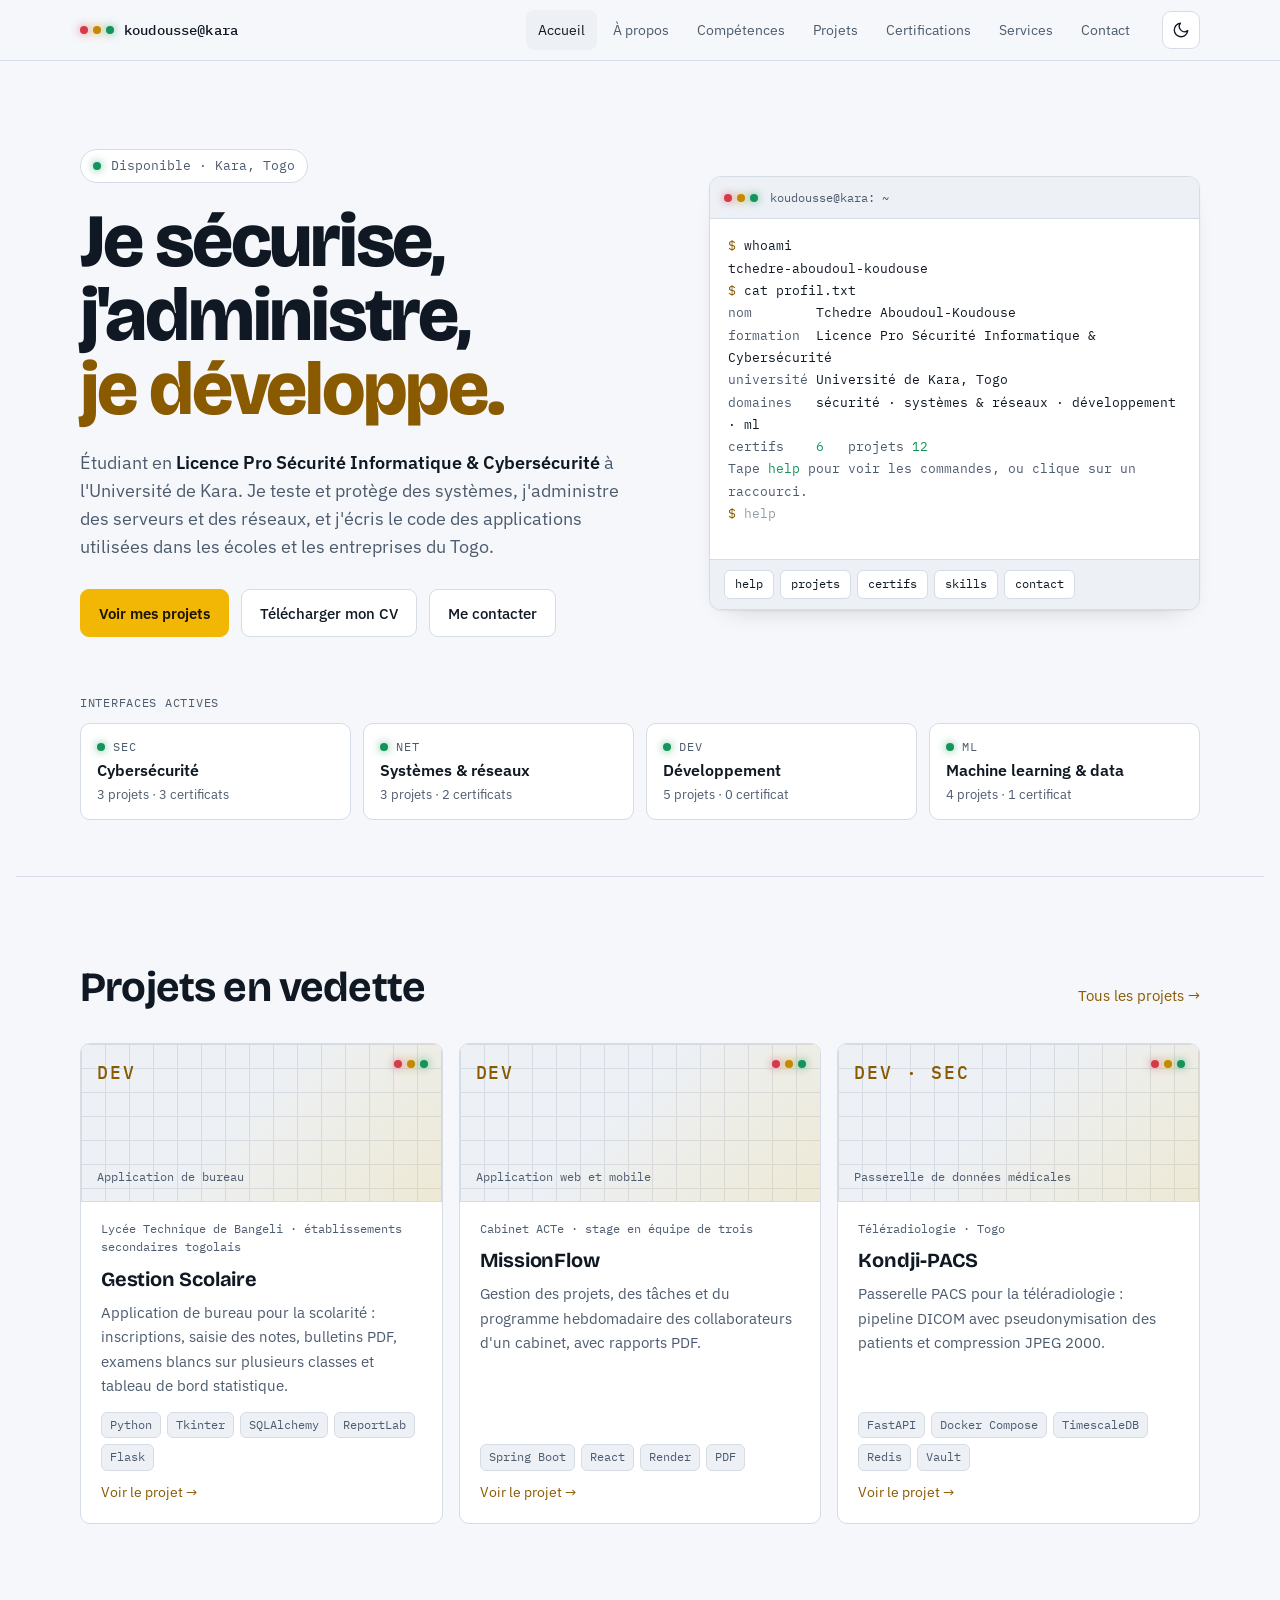
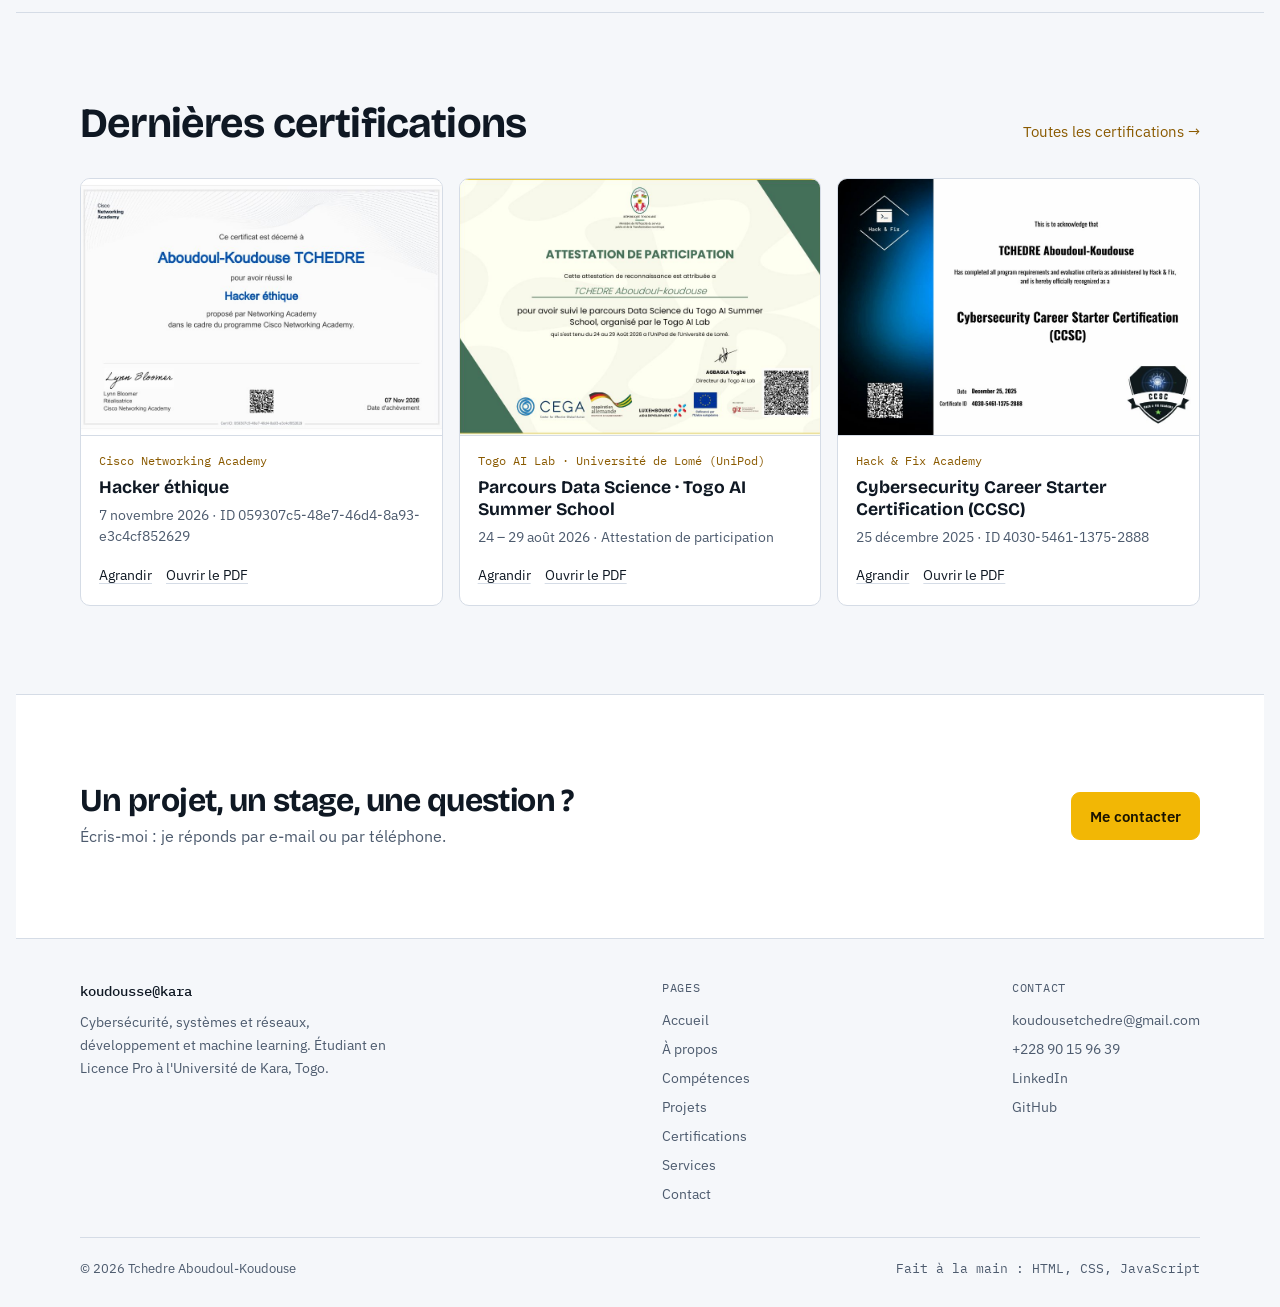
<file: index.html>
<!doctype html>
<html lang="fr">
<head>
<meta charset="utf-8">
<meta name="viewport" content="width=device-width, initial-scale=1, viewport-fit=cover">
<meta name="claude:viewport-fit-sides" content="cover">
<title>Tchedre Aboudoul-Koudouse · Cybersécurité, réseaux, développement</title>
<meta name="description" content="Étudiant en Licence Pro Sécurité Informatique et Cybersécurité à Kara (Togo). Cybersécurité, administration systèmes et réseaux, développement et machine learning.">
<meta property="og:title" content="Tchedre Aboudoul-Koudouse · Cybersécurité, réseaux, développement">
<meta property="og:description" content="Étudiant en Licence Pro Sécurité Informatique et Cybersécurité à Kara (Togo). Cybersécurité, administration systèmes et réseaux, développement et machine learning.">
<meta property="og:type" content="website">
<link rel="preconnect" href="https://fonts.googleapis.com">
<link rel="preconnect" href="https://fonts.gstatic.com" crossorigin>
<link rel="stylesheet" href="https://fonts.googleapis.com/css2?family=Bricolage+Grotesque:opsz,wght@12..96,600;12..96,700;12..96,800&family=IBM+Plex+Mono:wght@400;500&family=IBM+Plex+Sans:wght@400;500;600&display=swap">
<link rel="stylesheet" href="css/style.css">
<script>try{var t=localStorage.getItem("theme");if(t==="light"||t==="dark")document.documentElement.setAttribute("data-theme",t)}catch(e){}</script>
</head>
<body data-page="accueil">
<header id="site-header"></header>
<main>
<div class="hero">
  <div class="wrap">
    <div class="hero-grid">
      <div>
        <span class="status"><span class="led" aria-hidden="true"></span> Disponible · Kara, Togo</span>
        <h1>
          <span class="verb">Je sécurise,</span>
          <span class="verb">j'administre,</span>
          <span class="verb">je développe.</span>
        </h1>
        <p class="lede">Étudiant en <strong>Licence Pro Sécurité Informatique &amp; Cybersécurité</strong> à l'Université de Kara. Je teste et protège des systèmes, j'administre des serveurs et des réseaux, et j'écris le code des applications utilisées dans les écoles et les entreprises du Togo.</p>
        <div class="cta">
          <a class="btn primary" href="projets.html">Voir mes projets</a>
          <a class="btn" id="cv-link" href="#" target="_blank" rel="noopener">Télécharger mon CV</a>
          <a class="btn" href="contact.html">Me contacter</a>
        </div>
      </div>
      <div class="term" aria-label="Terminal interactif">
        <div class="term-bar">
          <span class="leds" aria-hidden="true"><span class="led bad"></span><span class="led warn"></span><span class="led"></span></span>
          <span>koudousse@kara: ~</span>
        </div>
        <div class="term-screen" id="term-screen">
          <div id="term-out" aria-live="polite"></div>
          <form id="term-form" class="term-line" autocomplete="off">
            <label for="term-input" class="p">$</label>
            <input id="term-input" type="text" spellcheck="false" autocomplete="off" autocapitalize="off" autocorrect="off" aria-label="Saisis une commande, par exemple help" placeholder="help">
          </form>
        </div>
        <div class="term-quick" id="term-quick" aria-label="Raccourcis de commandes"></div>
      </div>
    </div>
    <div class="ports">
      <div class="ports-label">Interfaces actives</div>
      <div class="port-row" id="port-row"></div>
    </div>
  </div>
</div>

<section>
  <div class="wrap">
    <div class="sec-head"><h2>Projets en vedette</h2><a class="link-more" href="projets.html">Tous les projets →</a></div>
    <div class="project-grid" id="featured-grid"></div>
  </div>
</section>

<section>
  <div class="wrap">
    <div class="sec-head"><h2>Dernières certifications</h2><a class="link-more" href="certifications.html">Toutes les certifications →</a></div>
    <div class="cert-grid" id="recent-certs"></div>
  </div>
</section>
<section class="cta-band"><div class="wrap cta-in">
  <div><h2>Un projet, un stage, une question ?</h2><p class="muted">Écris-moi : je réponds par e-mail ou par téléphone.</p></div>
  <a class="btn primary" href="contact.html">Me contacter</a>
</div></section>

</main>
<footer id="site-footer" class="site-footer"></footer>
<script src="js/data.js"></script>
<script src="js/common.js"></script>
<script src="js/pages.js"></script>
<script src="js/terminal.js"></script>
</body>
</html>
</file>
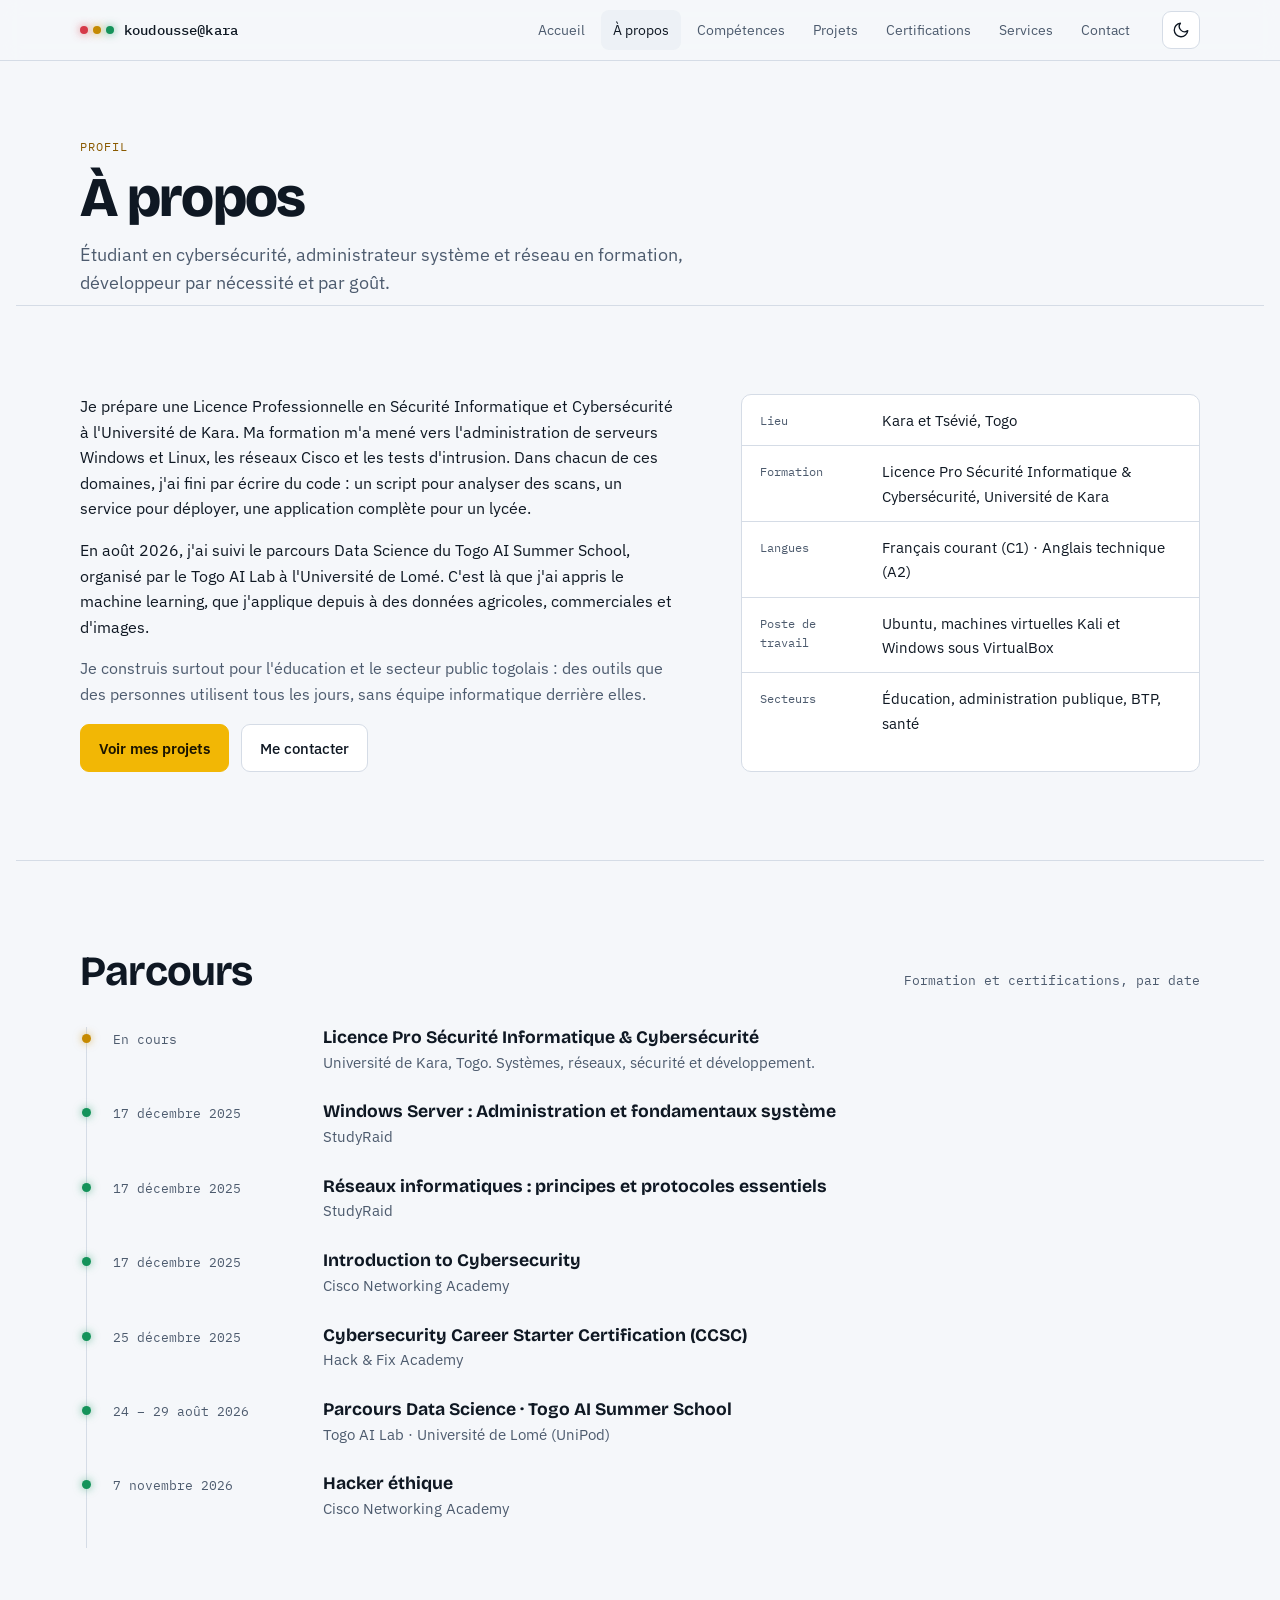
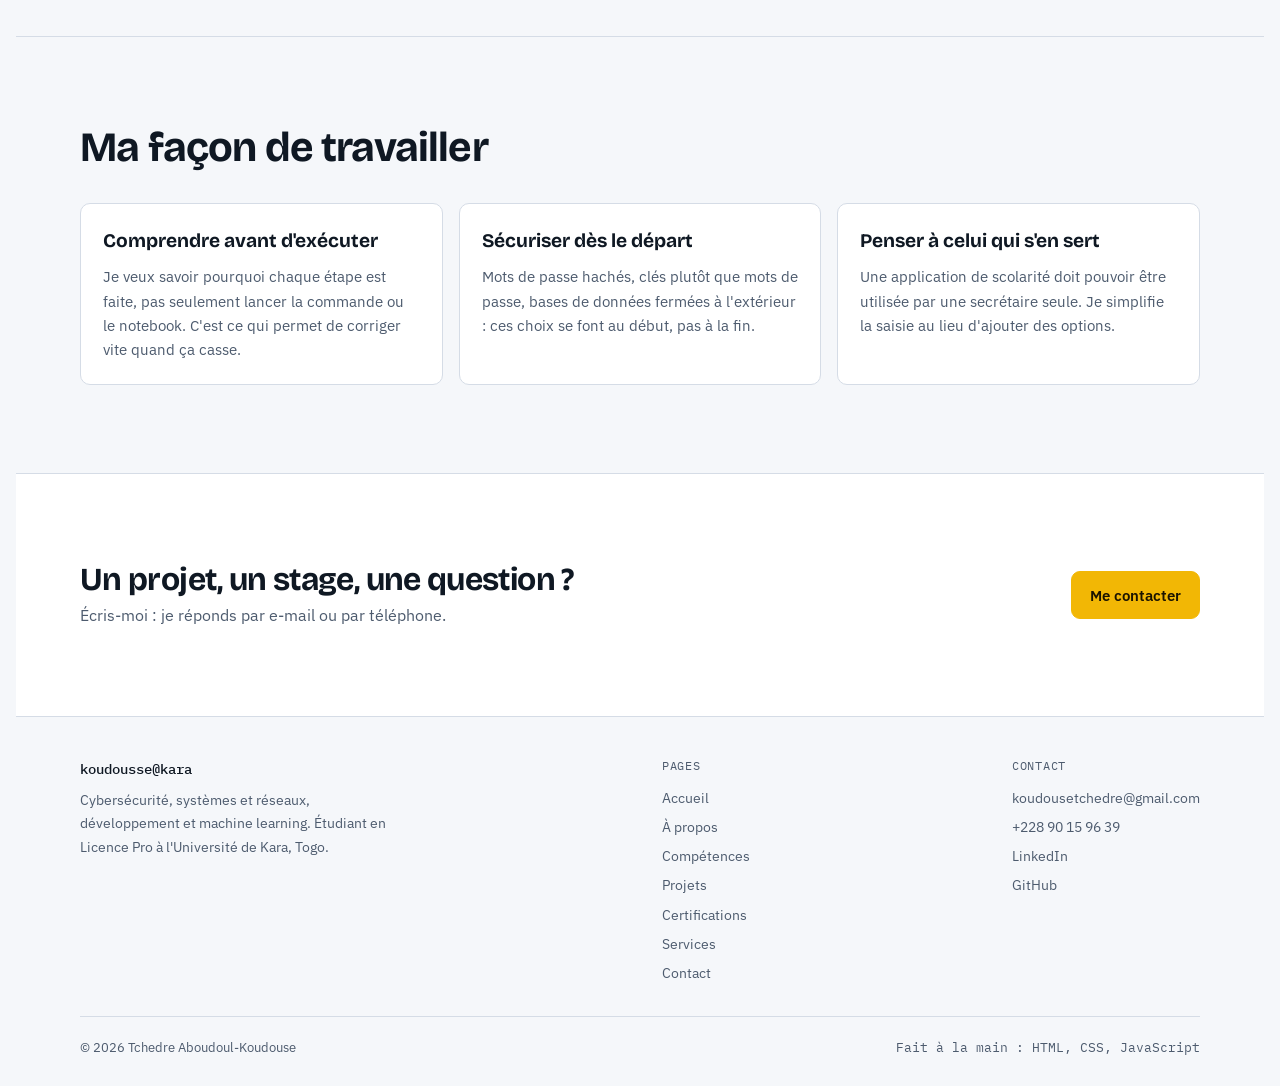
<file: a-propos.html>
<!doctype html>
<html lang="fr">
<head>
<meta charset="utf-8">
<meta name="viewport" content="width=device-width, initial-scale=1, viewport-fit=cover">
<meta name="claude:viewport-fit-sides" content="cover">
<title>À propos · Tchedre Aboudoul-Koudouse</title>
<meta name="description" content="Parcours, formation et façon de travailler de Tchedre Aboudoul-Koudouse, étudiant en cybersécurité à Kara (Togo).">
<meta property="og:title" content="À propos · Tchedre Aboudoul-Koudouse">
<meta property="og:description" content="Parcours, formation et façon de travailler de Tchedre Aboudoul-Koudouse, étudiant en cybersécurité à Kara (Togo).">
<meta property="og:type" content="website">
<link rel="preconnect" href="https://fonts.googleapis.com">
<link rel="preconnect" href="https://fonts.gstatic.com" crossorigin>
<link rel="stylesheet" href="https://fonts.googleapis.com/css2?family=Bricolage+Grotesque:opsz,wght@12..96,600;12..96,700;12..96,800&family=IBM+Plex+Mono:wght@400;500&family=IBM+Plex+Sans:wght@400;500;600&display=swap">
<link rel="stylesheet" href="css/style.css">
<script>try{var t=localStorage.getItem("theme");if(t==="light"||t==="dark")document.documentElement.setAttribute("data-theme",t)}catch(e){}</script>
</head>
<body data-page="a-propos">
<header id="site-header"></header>
<main>
<div class="page-hero-wrap"><div class="wrap"><div class="page-hero">
  <span class="eyebrow">Profil</span>
  <h1>À propos</h1>
  <p class="lede">Étudiant en cybersécurité, administrateur système et réseau en formation, développeur par nécessité et par goût.</p>
</div></div></div>
<section>
  <div class="wrap about-grid">
    <div>
      <p>Je prépare une Licence Professionnelle en Sécurité Informatique et Cybersécurité à l'Université de Kara. Ma formation m'a mené vers l'administration de serveurs Windows et Linux, les réseaux Cisco et les tests d'intrusion. Dans chacun de ces domaines, j'ai fini par écrire du code : un script pour analyser des scans, un service pour déployer, une application complète pour un lycée.</p>
      <p>En août 2026, j'ai suivi le parcours Data Science du Togo AI Summer School, organisé par le Togo AI Lab à l'Université de Lomé. C'est là que j'ai appris le machine learning, que j'applique depuis à des données agricoles, commerciales et d'images.</p>
      <p class="muted">Je construis surtout pour l'éducation et le secteur public togolais : des outils que des personnes utilisent tous les jours, sans équipe informatique derrière elles.</p>
      <div class="cta"><a class="btn primary" href="projets.html">Voir mes projets</a><a class="btn" href="contact.html">Me contacter</a></div>
    </div>
    <dl class="facts">
      <div><dt>Lieu</dt><dd>Kara et Tsévié, Togo</dd></div>
      <div><dt>Formation</dt><dd>Licence Pro Sécurité Informatique &amp; Cybersécurité, Université de Kara</dd></div>
      <div><dt>Langues</dt><dd>Français courant (C1) · Anglais technique (A2)</dd></div>
      <div><dt>Poste de travail</dt><dd>Ubuntu, machines virtuelles Kali et Windows sous VirtualBox</dd></div>
      <div><dt>Secteurs</dt><dd>Éducation, administration publique, BTP, santé</dd></div>
    </dl>
  </div>
</section>

<section>
  <div class="wrap">
    <div class="sec-head"><h2>Parcours</h2><span class="sec-meta">Formation et certifications, par date</span></div>
    <ol class="timeline" id="timeline"></ol>
  </div>
</section>

<section>
  <div class="wrap">
    <div class="sec-head"><h2>Ma façon de travailler</h2></div>
    <div class="principles">
      <article><h3>Comprendre avant d'exécuter</h3><p>Je veux savoir pourquoi chaque étape est faite, pas seulement lancer la commande ou le notebook. C'est ce qui permet de corriger vite quand ça casse.</p></article>
      <article><h3>Sécuriser dès le départ</h3><p>Mots de passe hachés, clés plutôt que mots de passe, bases de données fermées à l'extérieur : ces choix se font au début, pas à la fin.</p></article>
      <article><h3>Penser à celui qui s'en sert</h3><p>Une application de scolarité doit pouvoir être utilisée par une secrétaire seule. Je simplifie la saisie au lieu d'ajouter des options.</p></article>
    </div>
  </div>
</section>
<section class="cta-band"><div class="wrap cta-in">
  <div><h2>Un projet, un stage, une question ?</h2><p class="muted">Écris-moi : je réponds par e-mail ou par téléphone.</p></div>
  <a class="btn primary" href="contact.html">Me contacter</a>
</div></section>

</main>
<footer id="site-footer" class="site-footer"></footer>
<script src="js/data.js"></script>
<script src="js/common.js"></script>
<script src="js/pages.js"></script>
</body>
</html>
</file>
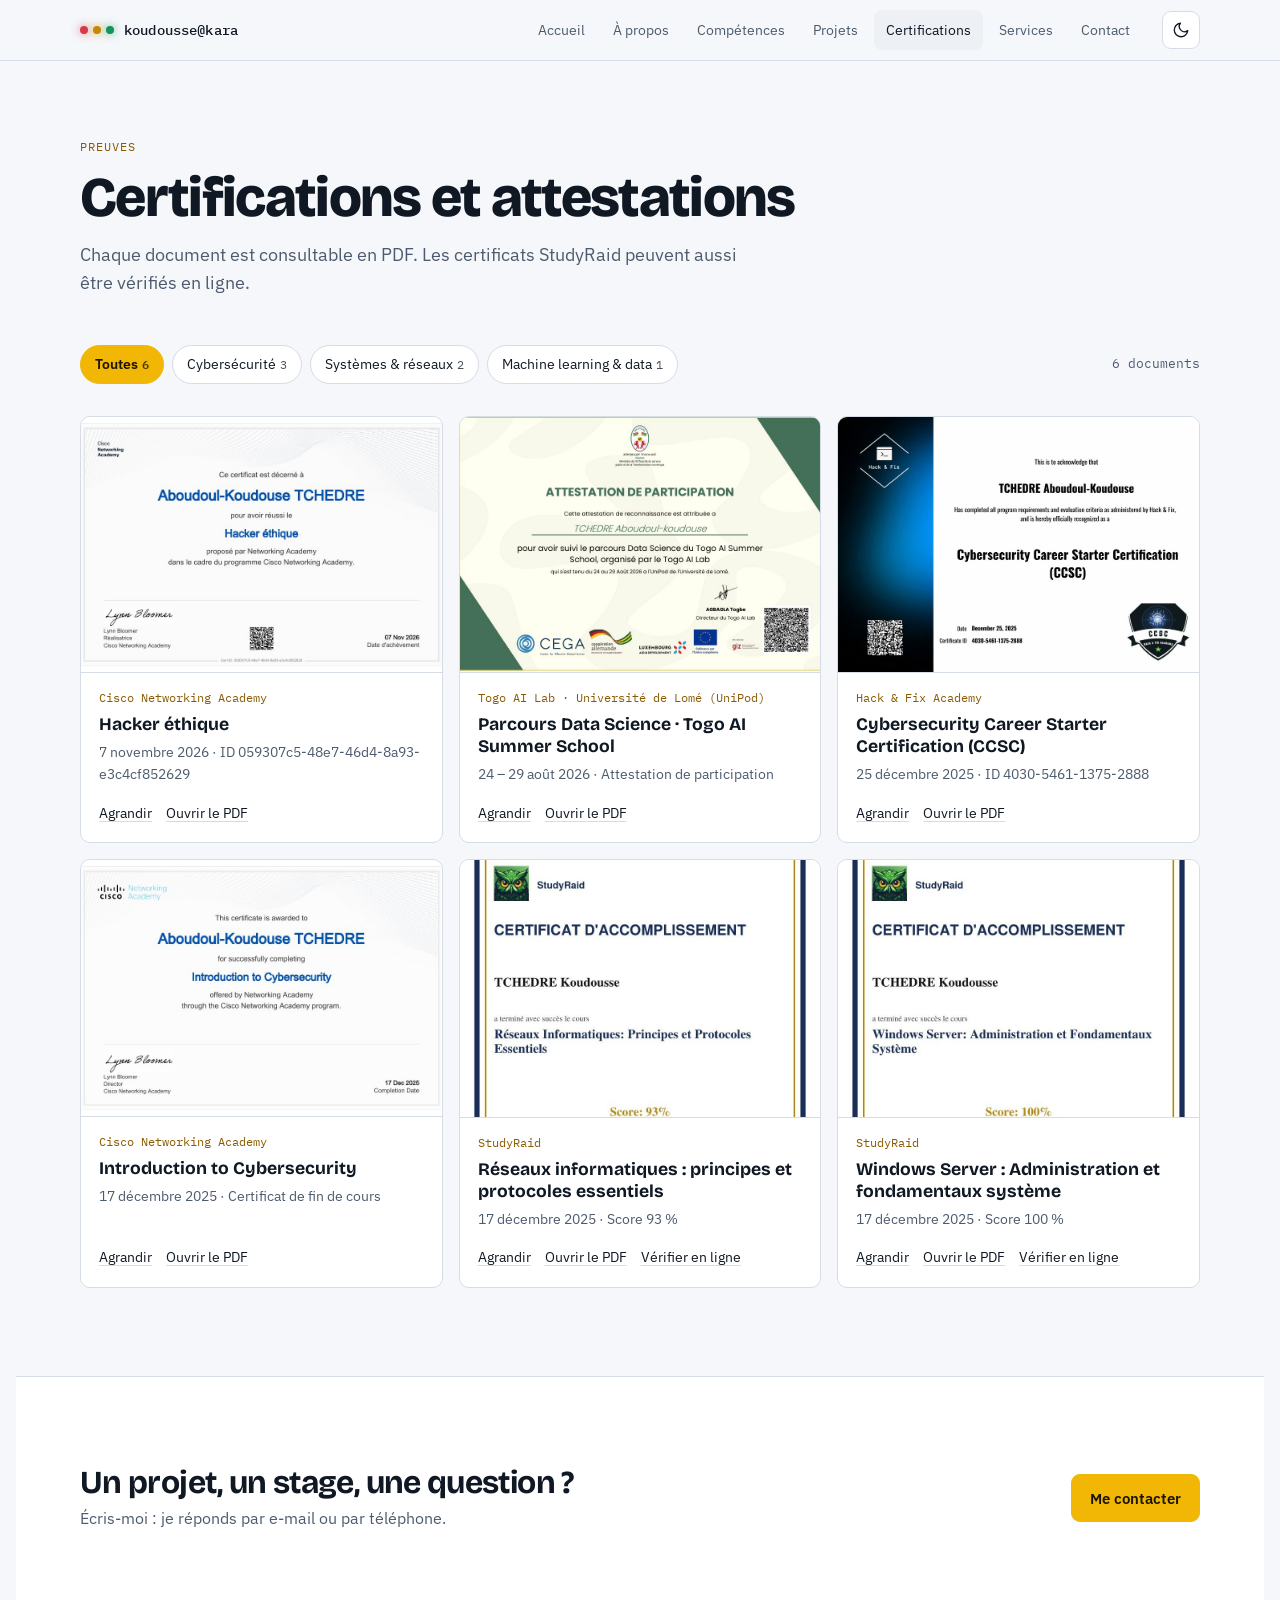
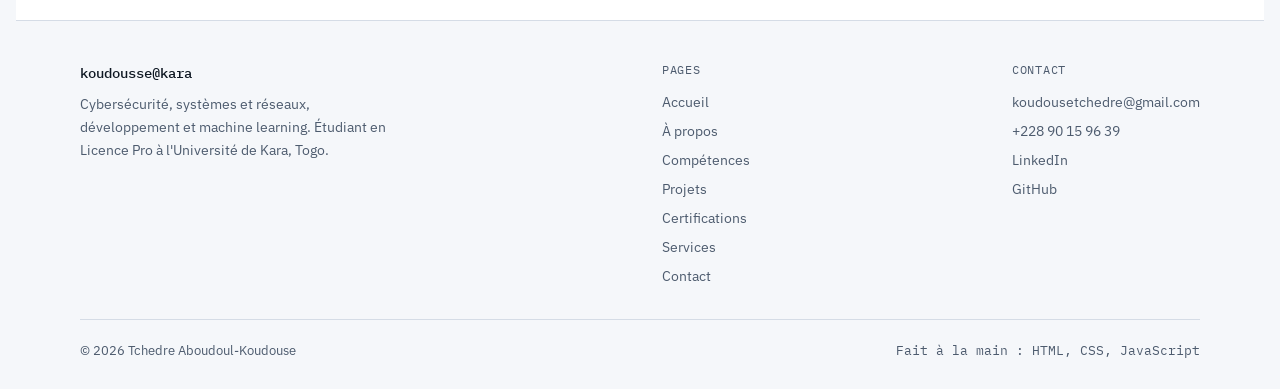
<file: certifications.html>
<!doctype html>
<html lang="fr">
<head>
<meta charset="utf-8">
<meta name="viewport" content="width=device-width, initial-scale=1, viewport-fit=cover">
<meta name="claude:viewport-fit-sides" content="cover">
<title>Certifications · Tchedre Aboudoul-Koudouse</title>
<meta name="description" content="Certificats Cisco Networking Academy, Hack & Fix, StudyRaid et attestation du Togo AI Summer School.">
<meta property="og:title" content="Certifications · Tchedre Aboudoul-Koudouse">
<meta property="og:description" content="Certificats Cisco Networking Academy, Hack & Fix, StudyRaid et attestation du Togo AI Summer School.">
<meta property="og:type" content="website">
<link rel="preconnect" href="https://fonts.googleapis.com">
<link rel="preconnect" href="https://fonts.gstatic.com" crossorigin>
<link rel="stylesheet" href="https://fonts.googleapis.com/css2?family=Bricolage+Grotesque:opsz,wght@12..96,600;12..96,700;12..96,800&family=IBM+Plex+Mono:wght@400;500&family=IBM+Plex+Sans:wght@400;500;600&display=swap">
<link rel="stylesheet" href="css/style.css">
<script>try{var t=localStorage.getItem("theme");if(t==="light"||t==="dark")document.documentElement.setAttribute("data-theme",t)}catch(e){}</script>
</head>
<body data-page="certifications">
<header id="site-header"></header>
<main>
<div class="page-hero-wrap"><div class="wrap"><div class="page-hero">
  <span class="eyebrow">Preuves</span>
  <h1>Certifications et attestations</h1>
  <p class="lede">Chaque document est consultable en PDF. Les certificats StudyRaid peuvent aussi être vérifiés en ligne.</p>
</div></div></div>
<section class="list-sec">
  <div class="wrap">
    <div class="sec-head"><div class="filters" id="filters" role="group" aria-label="Filtrer les certificats"></div><span class="sec-meta" id="certs-meta"></span></div>
    <div class="cert-grid" id="cert-grid"></div>
  </div>
</section>
<section class="cta-band"><div class="wrap cta-in">
  <div><h2>Un projet, un stage, une question ?</h2><p class="muted">Écris-moi : je réponds par e-mail ou par téléphone.</p></div>
  <a class="btn primary" href="contact.html">Me contacter</a>
</div></section>

</main>
<footer id="site-footer" class="site-footer"></footer>
<script src="js/data.js"></script>
<script src="js/common.js"></script>
<script src="js/pages.js"></script>
</body>
</html>
</file>
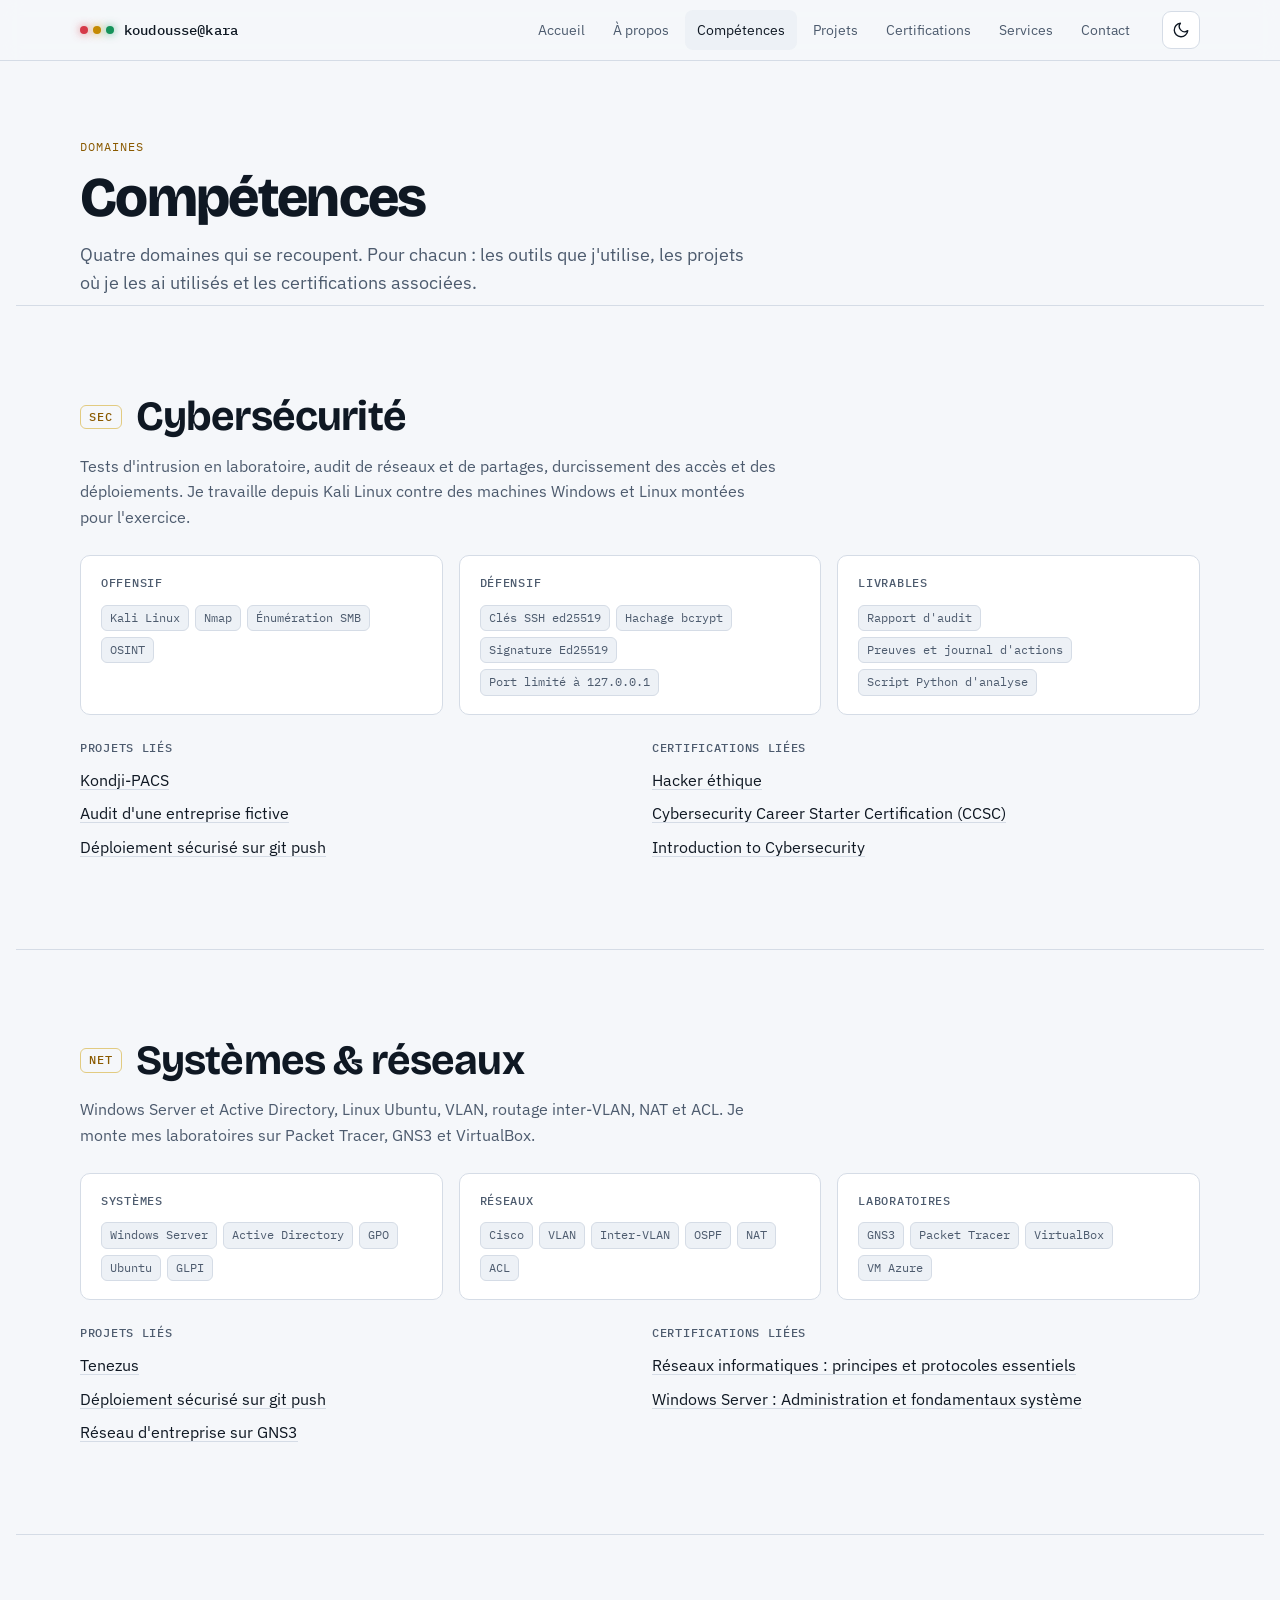
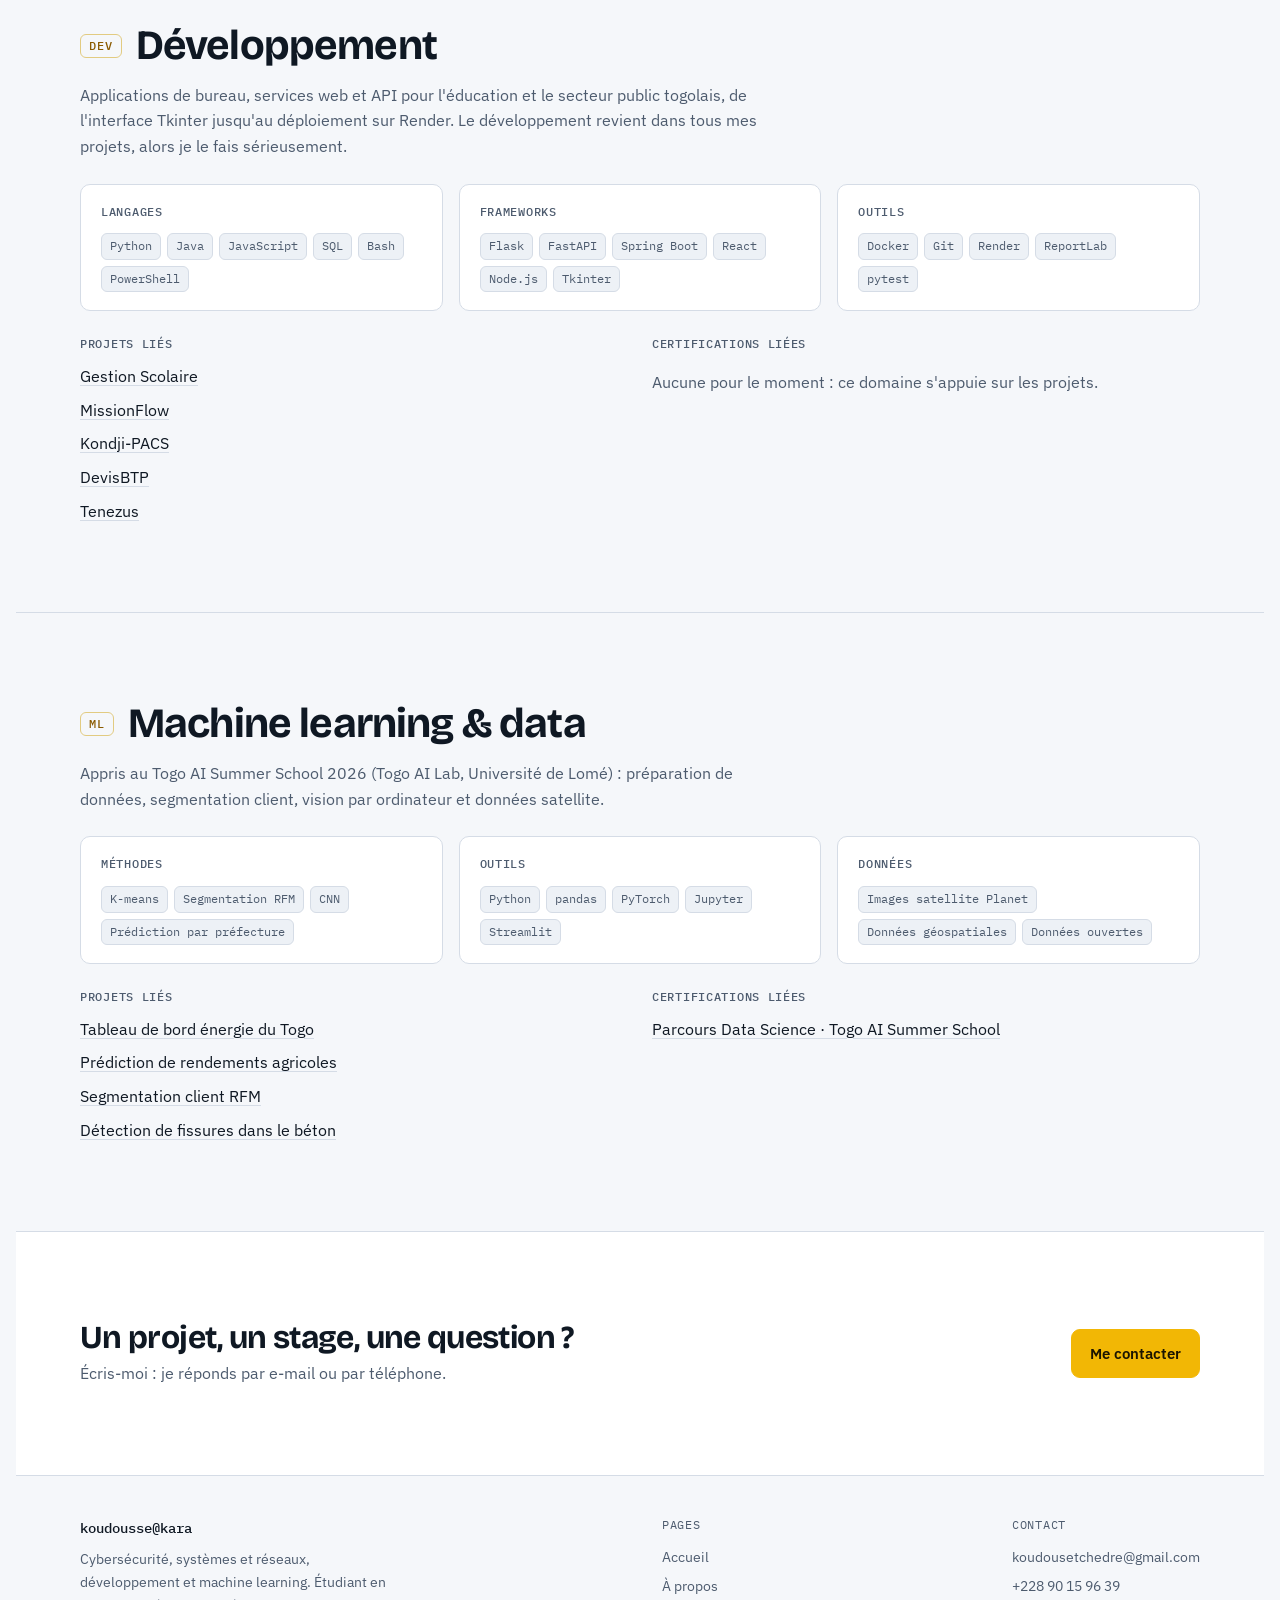
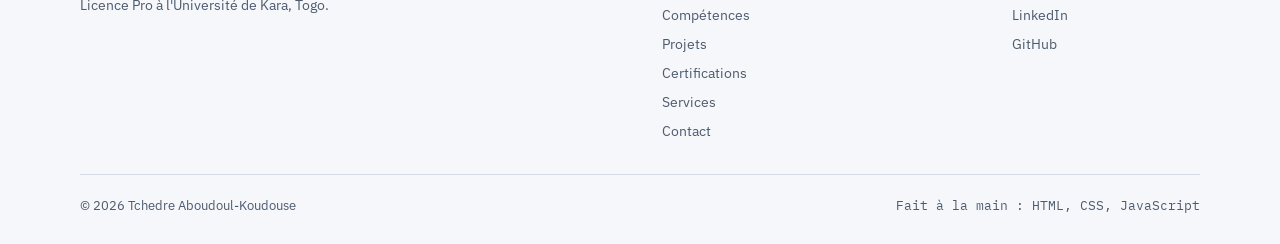
<file: competences.html>
<!doctype html>
<html lang="fr">
<head>
<meta charset="utf-8">
<meta name="viewport" content="width=device-width, initial-scale=1, viewport-fit=cover">
<meta name="claude:viewport-fit-sides" content="cover">
<title>Compétences · Tchedre Aboudoul-Koudouse</title>
<meta name="description" content="Cybersécurité, systèmes et réseaux, développement et machine learning : technologies, projets et certifications de Tchedre Aboudoul-Koudouse.">
<meta property="og:title" content="Compétences · Tchedre Aboudoul-Koudouse">
<meta property="og:description" content="Cybersécurité, systèmes et réseaux, développement et machine learning : technologies, projets et certifications de Tchedre Aboudoul-Koudouse.">
<meta property="og:type" content="website">
<link rel="preconnect" href="https://fonts.googleapis.com">
<link rel="preconnect" href="https://fonts.gstatic.com" crossorigin>
<link rel="stylesheet" href="https://fonts.googleapis.com/css2?family=Bricolage+Grotesque:opsz,wght@12..96,600;12..96,700;12..96,800&family=IBM+Plex+Mono:wght@400;500&family=IBM+Plex+Sans:wght@400;500;600&display=swap">
<link rel="stylesheet" href="css/style.css">
<script>try{var t=localStorage.getItem("theme");if(t==="light"||t==="dark")document.documentElement.setAttribute("data-theme",t)}catch(e){}</script>
</head>
<body data-page="competences">
<header id="site-header"></header>
<main>
<div class="page-hero-wrap"><div class="wrap"><div class="page-hero">
  <span class="eyebrow">Domaines</span>
  <h1>Compétences</h1>
  <p class="lede">Quatre domaines qui se recoupent. Pour chacun : les outils que j'utilise, les projets où je les ai utilisés et les certifications associées.</p>
</div></div></div>
<div id="skills-body"></div>
<section class="cta-band"><div class="wrap cta-in">
  <div><h2>Un projet, un stage, une question ?</h2><p class="muted">Écris-moi : je réponds par e-mail ou par téléphone.</p></div>
  <a class="btn primary" href="contact.html">Me contacter</a>
</div></section>

</main>
<footer id="site-footer" class="site-footer"></footer>
<script src="js/data.js"></script>
<script src="js/common.js"></script>
<script src="js/pages.js"></script>
</body>
</html>
</file>
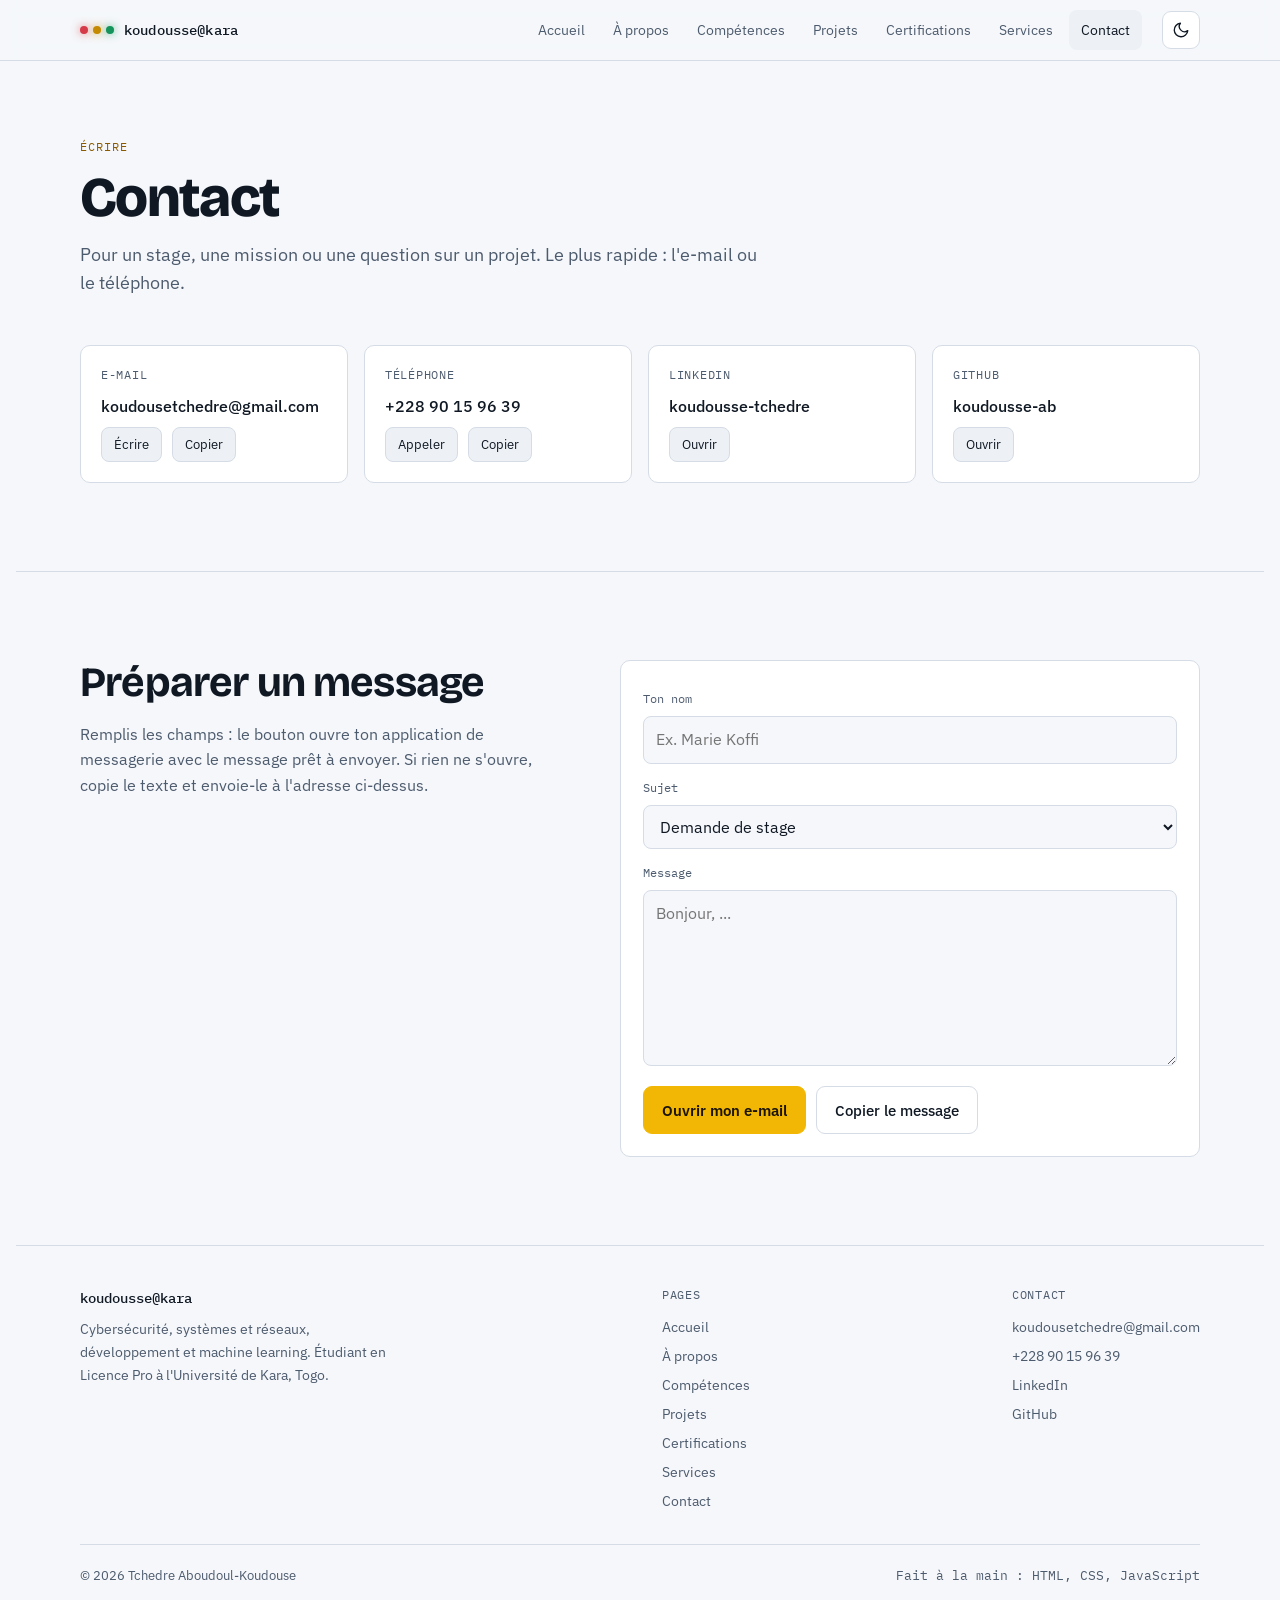
<file: contact.html>
<!doctype html>
<html lang="fr">
<head>
<meta charset="utf-8">
<meta name="viewport" content="width=device-width, initial-scale=1, viewport-fit=cover">
<meta name="claude:viewport-fit-sides" content="cover">
<title>Contact · Tchedre Aboudoul-Koudouse</title>
<meta name="description" content="Contacter Tchedre Aboudoul-Koudouse : e-mail, téléphone, LinkedIn et GitHub.">
<meta property="og:title" content="Contact · Tchedre Aboudoul-Koudouse">
<meta property="og:description" content="Contacter Tchedre Aboudoul-Koudouse : e-mail, téléphone, LinkedIn et GitHub.">
<meta property="og:type" content="website">
<link rel="preconnect" href="https://fonts.googleapis.com">
<link rel="preconnect" href="https://fonts.gstatic.com" crossorigin>
<link rel="stylesheet" href="https://fonts.googleapis.com/css2?family=Bricolage+Grotesque:opsz,wght@12..96,600;12..96,700;12..96,800&family=IBM+Plex+Mono:wght@400;500&family=IBM+Plex+Sans:wght@400;500;600&display=swap">
<link rel="stylesheet" href="css/style.css">
<script>try{var t=localStorage.getItem("theme");if(t==="light"||t==="dark")document.documentElement.setAttribute("data-theme",t)}catch(e){}</script>
</head>
<body data-page="contact">
<header id="site-header"></header>
<main>
<div class="page-hero-wrap"><div class="wrap"><div class="page-hero">
  <span class="eyebrow">Écrire</span>
  <h1>Contact</h1>
  <p class="lede">Pour un stage, une mission ou une question sur un projet. Le plus rapide : l'e-mail ou le téléphone.</p>
</div></div></div>
<section class="list-sec">
  <div class="wrap">
    <div class="contact-grid" id="contact-grid"></div>
  </div>
</section>
<section>
  <div class="wrap form-wrap">
    <div>
      <h2>Préparer un message</h2>
      <p class="muted">Remplis les champs : le bouton ouvre ton application de messagerie avec le message prêt à envoyer. Si rien ne s'ouvre, copie le texte et envoie-le à l'adresse ci-dessus.</p>
    </div>
    <form id="msg-form" class="form" autocomplete="off">
      <label for="f-name">Ton nom</label>
      <input id="f-name" type="text" placeholder="Ex. Marie Koffi">
      <label for="f-subject">Sujet</label>
      <select id="f-subject"><option>Demande de stage</option><option>Projet sur mesure</option><option>Question sur un projet</option><option>Autre</option></select>
      <label for="f-msg">Message</label>
      <textarea id="f-msg" rows="6" placeholder="Bonjour, ..."></textarea>
      <div class="row"><button class="btn primary" type="submit">Ouvrir mon e-mail</button><button class="btn" id="f-copy" type="button">Copier le message</button></div>
    </form>
  </div>
</section>

</main>
<footer id="site-footer" class="site-footer"></footer>
<script src="js/data.js"></script>
<script src="js/common.js"></script>
<script src="js/pages.js"></script>
</body>
</html>
</file>
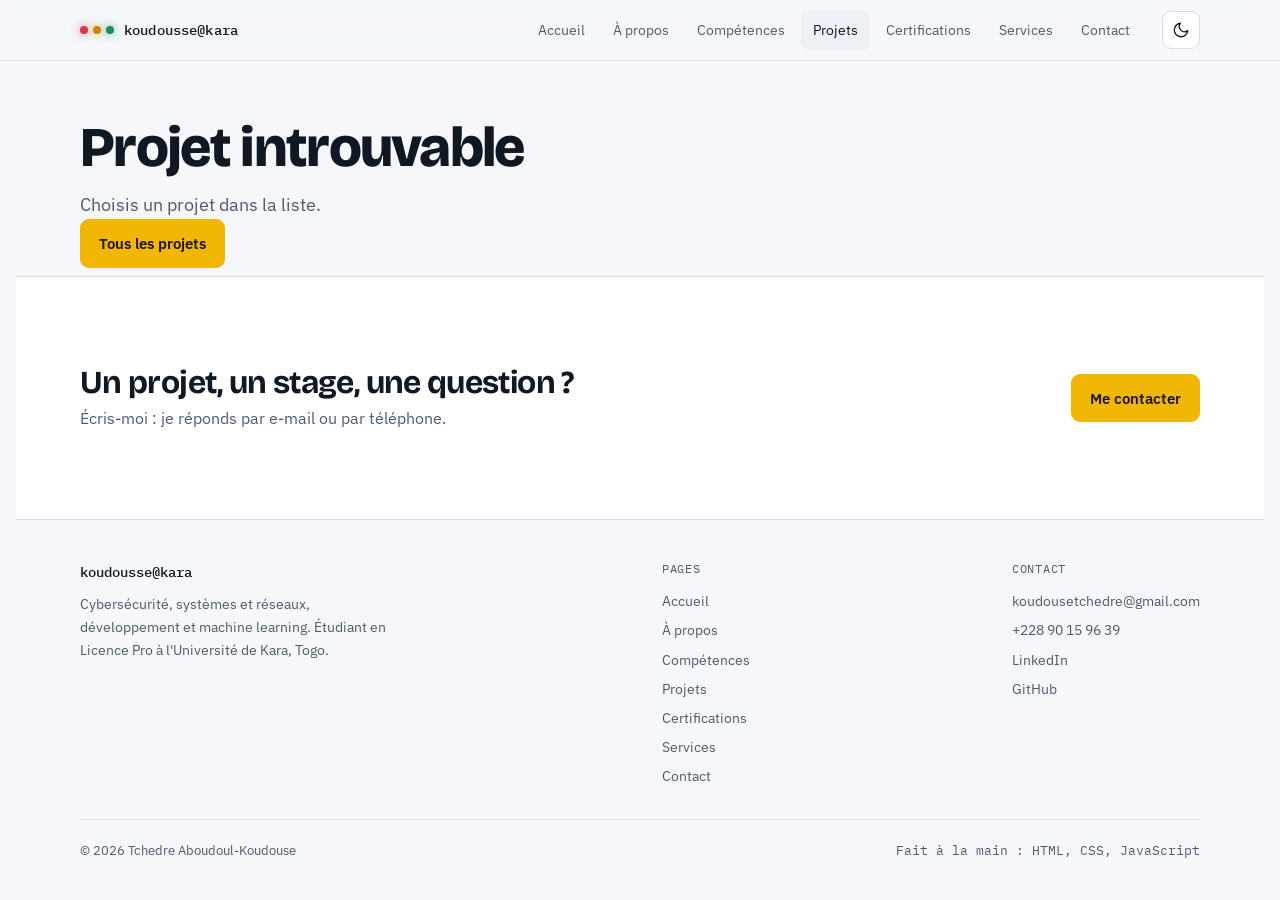
<file: projet.html>
<!doctype html>
<html lang="fr">
<head>
<meta charset="utf-8">
<meta name="viewport" content="width=device-width, initial-scale=1, viewport-fit=cover">
<meta name="claude:viewport-fit-sides" content="cover">
<title>Projet · Tchedre Aboudoul-Koudouse</title>
<meta name="description" content="Détail d'un projet de Tchedre Aboudoul-Koudouse : contexte, réalisations et choix techniques.">
<meta property="og:title" content="Projet · Tchedre Aboudoul-Koudouse">
<meta property="og:description" content="Détail d'un projet de Tchedre Aboudoul-Koudouse : contexte, réalisations et choix techniques.">
<meta property="og:type" content="website">
<link rel="preconnect" href="https://fonts.googleapis.com">
<link rel="preconnect" href="https://fonts.gstatic.com" crossorigin>
<link rel="stylesheet" href="https://fonts.googleapis.com/css2?family=Bricolage+Grotesque:opsz,wght@12..96,600;12..96,700;12..96,800&family=IBM+Plex+Mono:wght@400;500&family=IBM+Plex+Sans:wght@400;500;600&display=swap">
<link rel="stylesheet" href="css/style.css">
<script>try{var t=localStorage.getItem("theme");if(t==="light"||t==="dark")document.documentElement.setAttribute("data-theme",t)}catch(e){}</script>
</head>
<body data-page="projet">
<header id="site-header"></header>
<main>
<div id="project-body" class="project-detail"></div>
<section class="cta-band"><div class="wrap cta-in">
  <div><h2>Un projet, un stage, une question ?</h2><p class="muted">Écris-moi : je réponds par e-mail ou par téléphone.</p></div>
  <a class="btn primary" href="contact.html">Me contacter</a>
</div></section>

</main>
<footer id="site-footer" class="site-footer"></footer>
<script src="js/data.js"></script>
<script src="js/common.js"></script>
<script src="js/pages.js"></script>
</body>
</html>
</file>
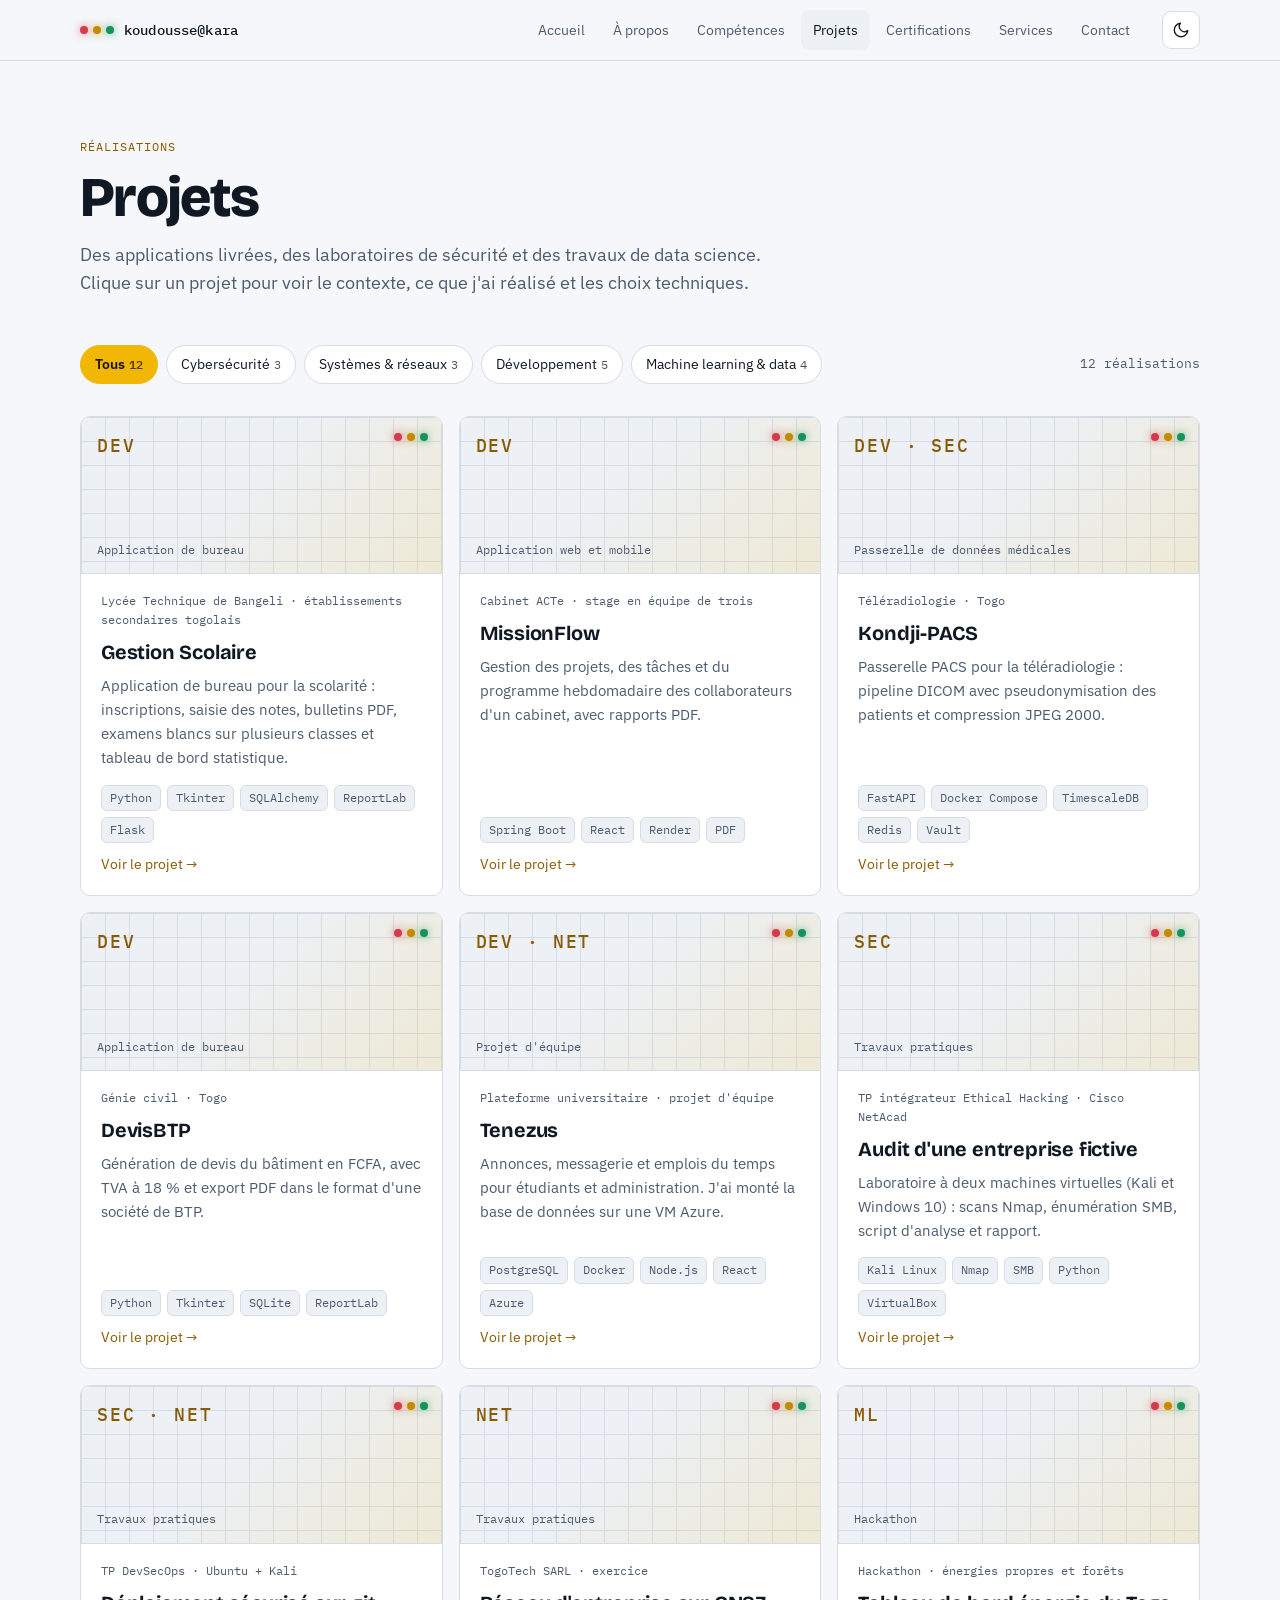
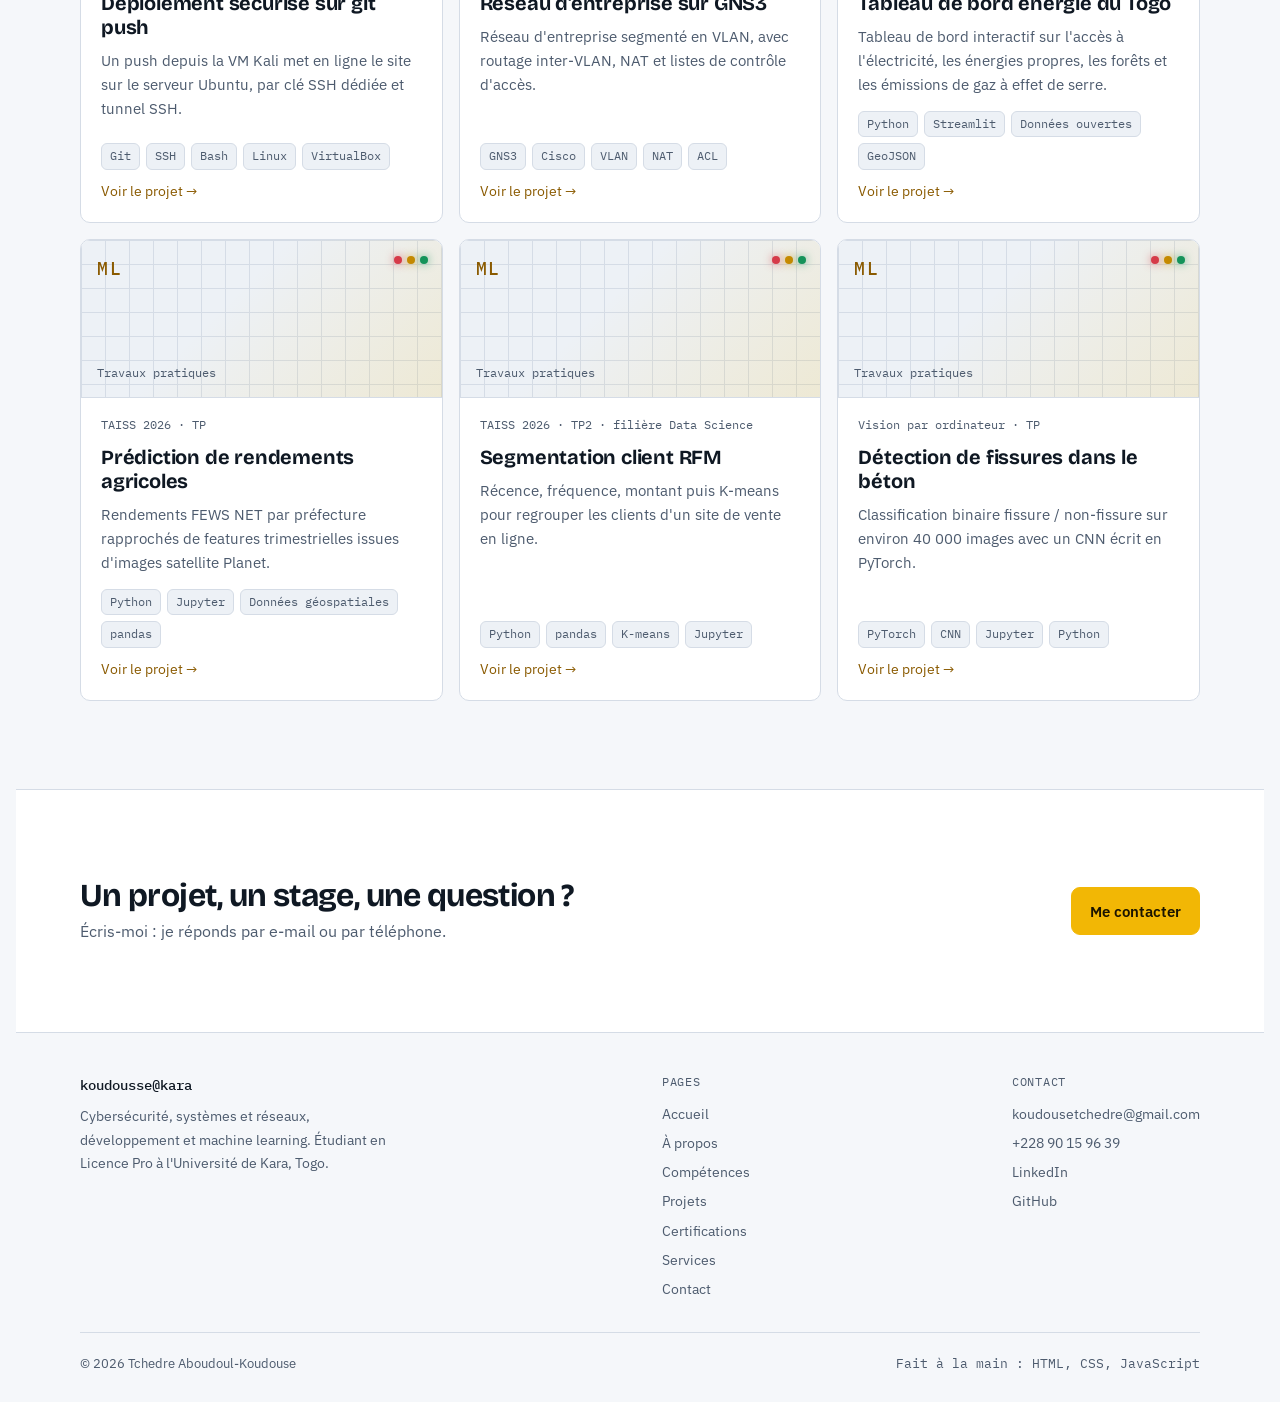
<file: projets.html>
<!doctype html>
<html lang="fr">
<head>
<meta charset="utf-8">
<meta name="viewport" content="width=device-width, initial-scale=1, viewport-fit=cover">
<meta name="claude:viewport-fit-sides" content="cover">
<title>Projets · Tchedre Aboudoul-Koudouse</title>
<meta name="description" content="Applications de gestion, labos de cybersécurité, réseaux et projets de machine learning de Tchedre Aboudoul-Koudouse.">
<meta property="og:title" content="Projets · Tchedre Aboudoul-Koudouse">
<meta property="og:description" content="Applications de gestion, labos de cybersécurité, réseaux et projets de machine learning de Tchedre Aboudoul-Koudouse.">
<meta property="og:type" content="website">
<link rel="preconnect" href="https://fonts.googleapis.com">
<link rel="preconnect" href="https://fonts.gstatic.com" crossorigin>
<link rel="stylesheet" href="https://fonts.googleapis.com/css2?family=Bricolage+Grotesque:opsz,wght@12..96,600;12..96,700;12..96,800&family=IBM+Plex+Mono:wght@400;500&family=IBM+Plex+Sans:wght@400;500;600&display=swap">
<link rel="stylesheet" href="css/style.css">
<script>try{var t=localStorage.getItem("theme");if(t==="light"||t==="dark")document.documentElement.setAttribute("data-theme",t)}catch(e){}</script>
</head>
<body data-page="projets">
<header id="site-header"></header>
<main>
<div class="page-hero-wrap"><div class="wrap"><div class="page-hero">
  <span class="eyebrow">Réalisations</span>
  <h1>Projets</h1>
  <p class="lede">Des applications livrées, des laboratoires de sécurité et des travaux de data science. Clique sur un projet pour voir le contexte, ce que j'ai réalisé et les choix techniques.</p>
</div></div></div>
<section class="list-sec">
  <div class="wrap">
    <div class="sec-head"><div class="filters" id="filters" role="group" aria-label="Filtrer les projets"></div><span class="sec-meta" id="projects-meta"></span></div>
    <div class="project-grid" id="project-grid"></div>
  </div>
</section>
<section class="cta-band"><div class="wrap cta-in">
  <div><h2>Un projet, un stage, une question ?</h2><p class="muted">Écris-moi : je réponds par e-mail ou par téléphone.</p></div>
  <a class="btn primary" href="contact.html">Me contacter</a>
</div></section>

</main>
<footer id="site-footer" class="site-footer"></footer>
<script src="js/data.js"></script>
<script src="js/common.js"></script>
<script src="js/pages.js"></script>
</body>
</html>
</file>
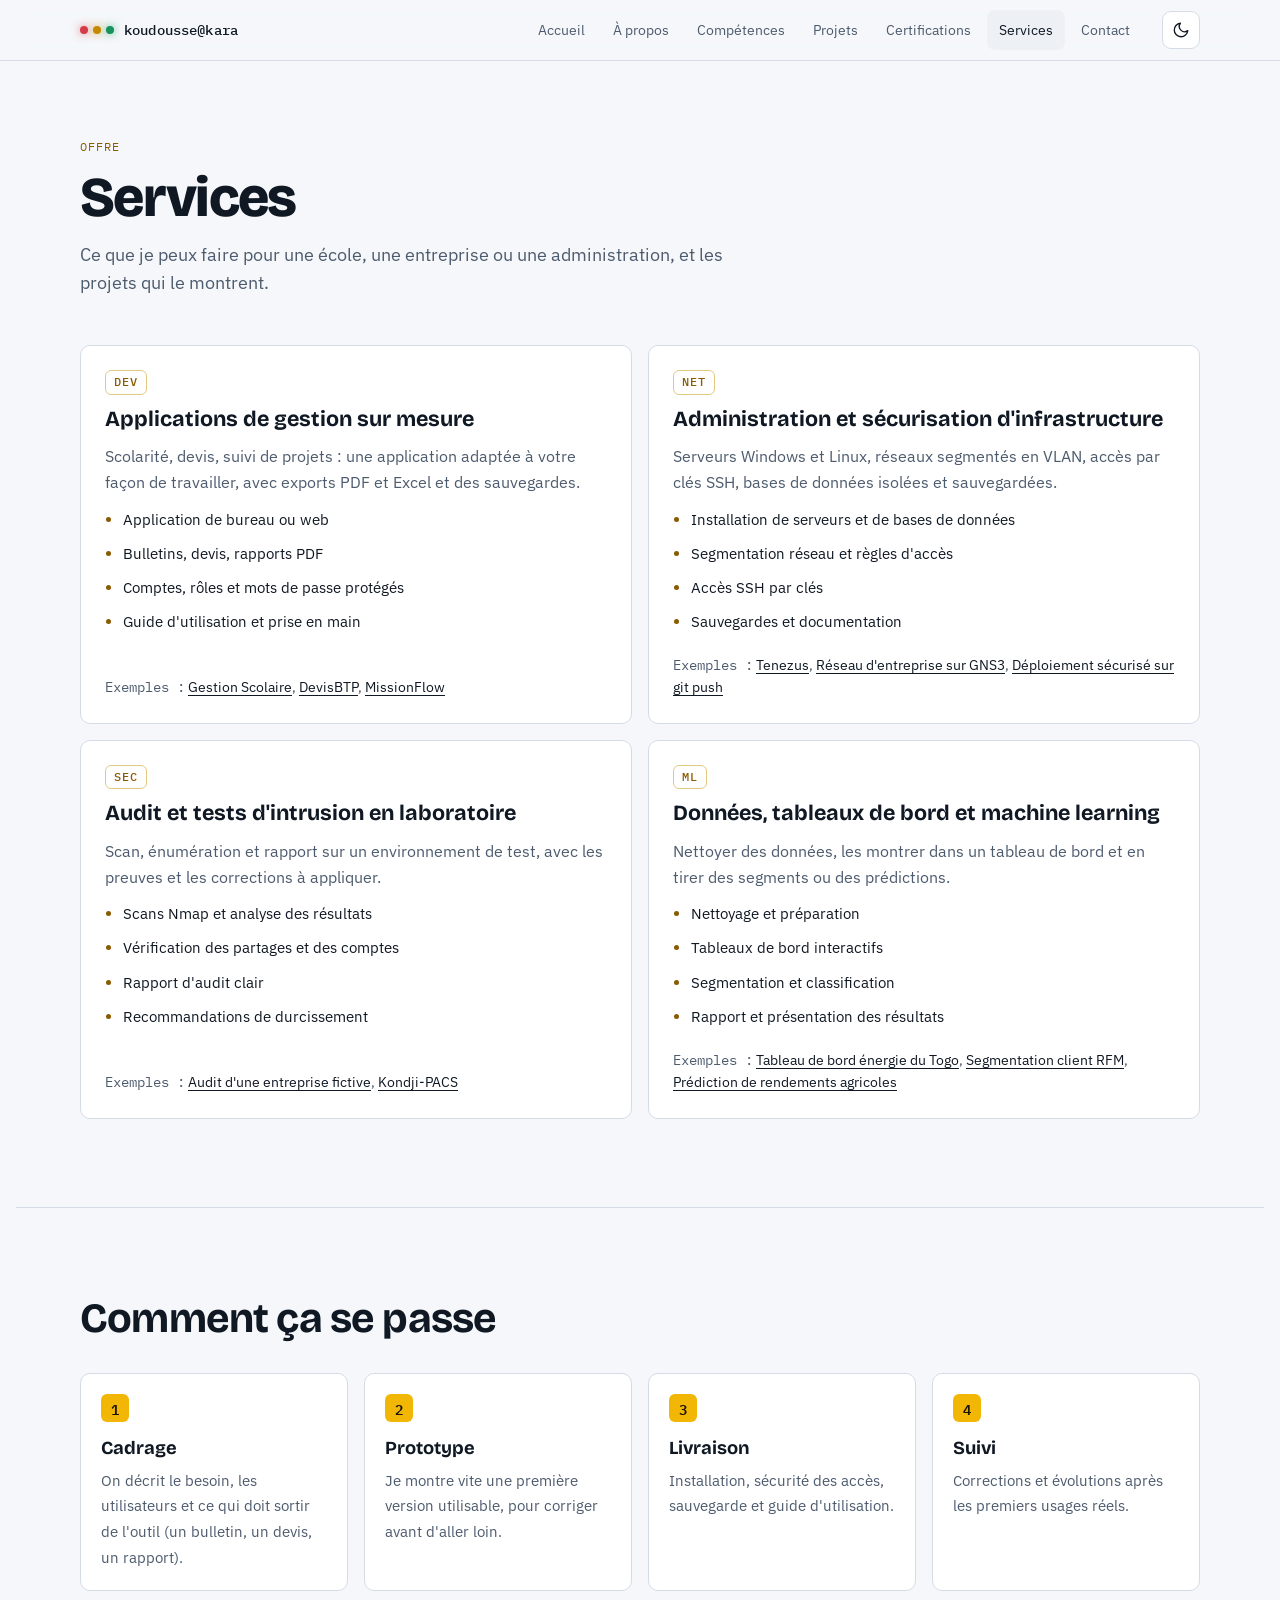
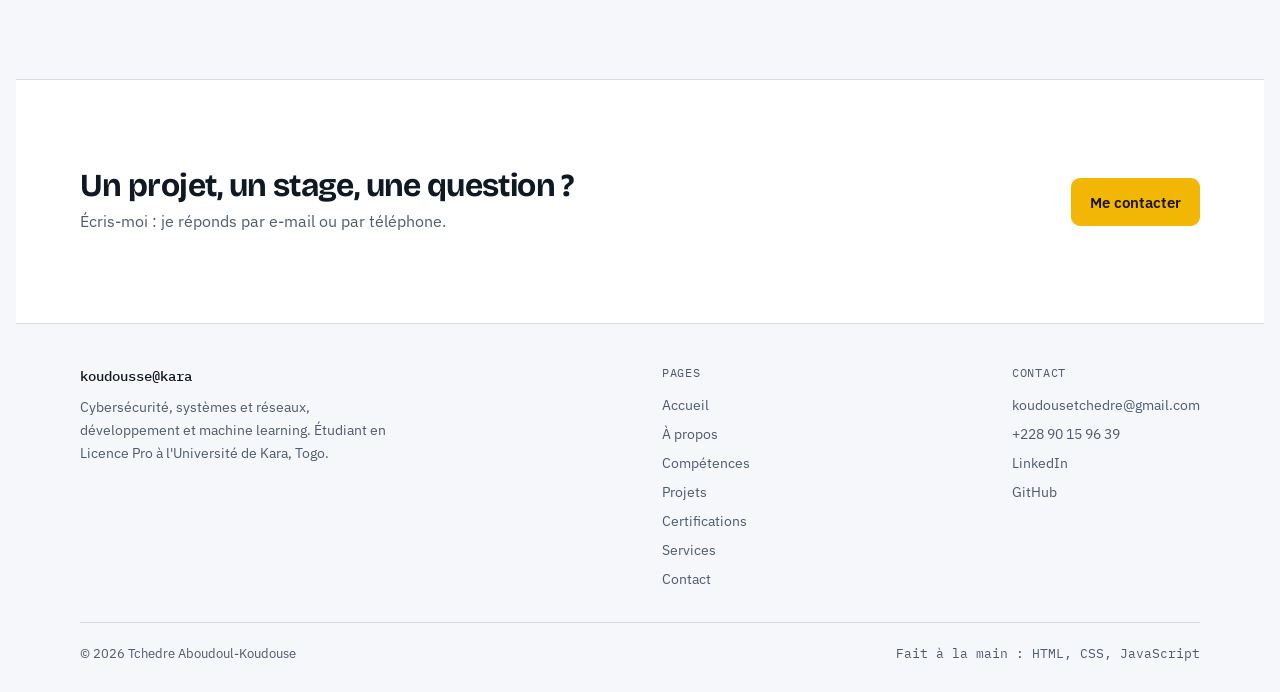
<file: services.html>
<!doctype html>
<html lang="fr">
<head>
<meta charset="utf-8">
<meta name="viewport" content="width=device-width, initial-scale=1, viewport-fit=cover">
<meta name="claude:viewport-fit-sides" content="cover">
<title>Services · Tchedre Aboudoul-Koudouse</title>
<meta name="description" content="Applications de gestion sur mesure, administration et sécurisation d'infrastructure, audit et données.">
<meta property="og:title" content="Services · Tchedre Aboudoul-Koudouse">
<meta property="og:description" content="Applications de gestion sur mesure, administration et sécurisation d'infrastructure, audit et données.">
<meta property="og:type" content="website">
<link rel="preconnect" href="https://fonts.googleapis.com">
<link rel="preconnect" href="https://fonts.gstatic.com" crossorigin>
<link rel="stylesheet" href="https://fonts.googleapis.com/css2?family=Bricolage+Grotesque:opsz,wght@12..96,600;12..96,700;12..96,800&family=IBM+Plex+Mono:wght@400;500&family=IBM+Plex+Sans:wght@400;500;600&display=swap">
<link rel="stylesheet" href="css/style.css">
<script>try{var t=localStorage.getItem("theme");if(t==="light"||t==="dark")document.documentElement.setAttribute("data-theme",t)}catch(e){}</script>
</head>
<body data-page="services">
<header id="site-header"></header>
<main>
<div class="page-hero-wrap"><div class="wrap"><div class="page-hero">
  <span class="eyebrow">Offre</span>
  <h1>Services</h1>
  <p class="lede">Ce que je peux faire pour une école, une entreprise ou une administration, et les projets qui le montrent.</p>
</div></div></div>
<section class="list-sec">
  <div class="wrap">
    <div class="service-grid" id="service-grid"></div>
  </div>
</section>
<section>
  <div class="wrap">
    <div class="sec-head"><h2>Comment ça se passe</h2></div>
    <ol class="steps" id="steps"></ol>
  </div>
</section>
<section class="cta-band"><div class="wrap cta-in">
  <div><h2>Un projet, un stage, une question ?</h2><p class="muted">Écris-moi : je réponds par e-mail ou par téléphone.</p></div>
  <a class="btn primary" href="contact.html">Me contacter</a>
</div></section>

</main>
<footer id="site-footer" class="site-footer"></footer>
<script src="js/data.js"></script>
<script src="js/common.js"></script>
<script src="js/pages.js"></script>
</body>
</html>
</file>
<file: css/style.css>
/* Concept : un panneau de brassage réseau. Chaque domaine est un port avec sa LED,
   le contenu est rangé comme dans une baie : fiches, étiquettes mono, statuts. */

:root {
  /* thème sombre (par défaut) */
  --bg: #0b1118;
  --surface: #121a24;
  --surface-2: #19232f;
  --line: #263344;
  --fg: #e7ecf2;
  --muted: #9aa8b9;
  --accent: #f2b705;
  --accent-ink: #1b1400;
  --accent-text: #f5c332;
  --led-ok: #3fd88f;
  --led-warn: #f2b705;
  --led-bad: #ff5d6c;
  --shadow: 0 1px 0 rgb(255 255 255 / 4%) inset, 0 12px 32px -18px rgb(0 0 0 / 70%);

  --font-display: "Bricolage Grotesque", "Segoe UI", system-ui, sans-serif;
  --font-body: "IBM Plex Sans", system-ui, -apple-system, "Segoe UI", sans-serif;
  --font-mono: "IBM Plex Mono", ui-monospace, "SFMono-Regular", Menlo, Consolas, monospace;

  --radius: 10px;
  --max: 1120px;
  color-scheme: dark;
}

@media (prefers-color-scheme: light) {
  :root:not([data-theme="dark"]) {
    --bg: #f5f7fa;
    --surface: #ffffff;
    --surface-2: #edf1f6;
    --line: #d5dce6;
    --fg: #0f1823;
    --muted: #4d5b6e;
    --accent: #f2b705;
    --accent-ink: #1b1400;
    --accent-text: #8a5a00;
    --led-ok: #14935a;
    --led-warn: #c68a00;
    --led-bad: #d63a4a;
    --shadow: 0 1px 2px rgb(15 24 35 / 6%), 0 12px 28px -20px rgb(15 24 35 / 30%);
    color-scheme: light;
  }
}

:root[data-theme="light"] {
  --bg: #f5f7fa;
  --surface: #ffffff;
  --surface-2: #edf1f6;
  --line: #d5dce6;
  --fg: #0f1823;
  --muted: #4d5b6e;
  --accent: #f2b705;
  --accent-ink: #1b1400;
  --accent-text: #8a5a00;
  --led-ok: #14935a;
  --led-warn: #c68a00;
  --led-bad: #d63a4a;
  --shadow: 0 1px 2px rgb(15 24 35 / 6%), 0 12px 28px -20px rgb(15 24 35 / 30%);
  color-scheme: light;
}

*, *::before, *::after { box-sizing: border-box; }

html { scroll-behavior: smooth; scroll-padding-top: 84px; }

body {
  margin: 0;
  background: var(--bg);
  color: var(--fg);
  font-family: var(--font-body);
  font-size: 16px;
  line-height: 1.6;
  padding-block: 0;
  padding-left: max(16px, env(safe-area-inset-left, 0px));
  padding-right: max(16px, env(safe-area-inset-right, 0px));
  -webkit-font-smoothing: antialiased;
}

body::before {
  content: "";
  position: fixed;
  inset: 0 0 auto;
  height: env(safe-area-inset-top, 0px);
  background: var(--bg);
  z-index: 60;
}

img { max-width: 100%; display: block; }
a { color: inherit; }
button { font: inherit; color: inherit; }

:focus-visible { outline: 2px solid var(--accent); outline-offset: 3px; border-radius: 4px; }

.wrap { width: 100%; max-width: var(--max); margin-inline: auto; }

.mono { font-family: var(--font-mono); }

/* ---------- En-tête ---------- */
.site-header {
  position: sticky;
  top: env(safe-area-inset-top, 0px);
  z-index: 50;
  margin-inline: calc(-1 * max(16px, env(safe-area-inset-left, 0px)));
  padding-inline: max(16px, env(safe-area-inset-left, 0px));
  background: color-mix(in srgb, var(--bg) 88%, transparent);
  backdrop-filter: blur(10px);
  border-bottom: 1px solid var(--line);
}

.site-header .wrap {
  display: flex;
  align-items: center;
  gap: 20px;
  min-height: 60px;
}

.brand {
  display: inline-flex;
  align-items: center;
  gap: 10px;
  text-decoration: none;
  font-family: var(--font-mono);
  font-size: 0.9rem;
  font-weight: 500;
  letter-spacing: 0.01em;
}

.leds { display: inline-flex; gap: 5px; }
.led {
  width: 8px; height: 8px; border-radius: 50%;
  background: var(--led-ok);
  box-shadow: 0 0 8px color-mix(in srgb, var(--led-ok) 70%, transparent);
}
.led.warn { background: var(--led-warn); box-shadow: 0 0 8px color-mix(in srgb, var(--led-warn) 70%, transparent); }
.led.bad { background: var(--led-bad); box-shadow: 0 0 8px color-mix(in srgb, var(--led-bad) 70%, transparent); }

.nav { margin-left: auto; display: flex; gap: 4px; align-items: center; }
.nav a {
  text-decoration: none;
  color: var(--muted);
  font-size: 0.9rem;
  padding: 8px 12px;
  border-radius: 8px;
}
.nav a:hover { color: var(--fg); background: var(--surface-2); }

.icon-btn {
  width: 38px; height: 38px;
  display: inline-grid; place-items: center;
  border: 1px solid var(--line);
  background: var(--surface);
  border-radius: 9px;
  cursor: pointer;
}
.icon-btn:hover { border-color: var(--accent); }
.icon-btn svg { width: 18px; height: 18px; }

/* ---------- Hero ---------- */
.hero { padding-block: clamp(40px, 7vw, 88px) clamp(32px, 5vw, 56px); }

.hero-grid {
  display: grid;
  grid-template-columns: minmax(0, 1.15fr) minmax(0, 1fr);
  gap: clamp(28px, 5vw, 64px);
  align-items: center;
}

.status {
  display: inline-flex; align-items: center; gap: 10px;
  font-family: var(--font-mono);
  font-size: 0.8rem;
  color: var(--muted);
  border: 1px solid var(--line);
  background: var(--surface);
  padding: 6px 12px;
  border-radius: 999px;
}

h1 {
  font-family: var(--font-display);
  font-weight: 800;
  font-size: clamp(2.5rem, 6.4vw, 4.7rem);
  line-height: 0.98;
  letter-spacing: -0.03em;
  margin: 22px 0 22px;
  text-wrap: balance;
}
h1 .verb { display: block; }
h1 .verb:last-child { color: var(--accent-text); }

.lede { font-size: 1.1rem; color: var(--muted); max-width: 54ch; margin: 0 0 28px; }
.lede strong { color: var(--fg); font-weight: 600; }

.cta { display: flex; flex-wrap: wrap; gap: 12px; }

.btn {
  display: inline-flex; align-items: center; gap: 8px;
  padding: 11px 18px;
  border-radius: 9px;
  border: 1px solid var(--line);
  background: var(--surface);
  text-decoration: none;
  font-weight: 500;
  font-size: 0.95rem;
  cursor: pointer;
}
.btn:hover { border-color: var(--accent); }
.btn.primary { background: var(--accent); color: var(--accent-ink); border-color: var(--accent); font-weight: 600; }
.btn.primary:hover { filter: brightness(1.06); }

/* terminal */
.term {
  background: var(--surface);
  border: 1px solid var(--line);
  border-radius: 12px;
  box-shadow: var(--shadow);
  overflow: hidden;
  min-width: 0;
}
.term-bar {
  display: flex; align-items: center; gap: 12px;
  padding: 11px 14px;
  background: var(--surface-2);
  border-bottom: 1px solid var(--line);
  font-family: var(--font-mono);
  font-size: 0.75rem;
  color: var(--muted);
}
.term-screen {
  height: 340px;
  overflow-y: auto;
  padding: 16px 18px;
  font-family: var(--font-mono);
  font-size: 0.82rem;
  line-height: 1.7;
  cursor: text;
}
.tl { white-space: pre-wrap; overflow-wrap: anywhere; }
.tl a { color: var(--accent-text); text-underline-offset: 3px; }
.term-line { display: flex; align-items: center; gap: 8px; }
.term-line label { cursor: text; }
.term-line input {
  flex: 1; min-width: 0;
  background: transparent; border: 0; outline: 0;
  color: var(--fg);
  font: inherit;
  caret-color: var(--accent);
  padding: 0;
}
.term-line input::placeholder { color: var(--muted); opacity: 0.6; }
.term:focus-within { border-color: color-mix(in srgb, var(--accent) 55%, var(--line)); }
.term-quick {
  display: flex; flex-wrap: wrap; gap: 6px;
  padding: 10px 14px;
  border-top: 1px solid var(--line);
  background: var(--surface-2);
}
.term-quick button {
  font-family: var(--font-mono); font-size: 0.74rem;
  padding: 4px 10px; border-radius: 6px;
  border: 1px solid var(--line); background: var(--surface);
  cursor: pointer;
}
.term-quick button:hover { border-color: var(--accent); }
.term .p { color: var(--accent-text); }
.term .k { color: var(--muted); }
.term .ok { color: var(--led-ok); }
.cursor {
  display: inline-block; width: 8px; height: 1em; vertical-align: -0.15em;
  background: var(--accent);
  animation: blink 1.1s steps(2, start) infinite;
}
@keyframes blink { to { visibility: hidden; } }

/* panneau de ports */
.ports { margin-top: clamp(32px, 5vw, 56px); }
.ports-label {
  font-family: var(--font-mono); font-size: 0.75rem; color: var(--muted);
  letter-spacing: 0.06em; text-transform: uppercase; margin-bottom: 10px;
}
.port-row { display: grid; grid-template-columns: repeat(4, minmax(0, 1fr)); gap: 12px; }
.port {
  display: grid; gap: 4px;
  text-align: left;
  padding: 14px 16px;
  background: var(--surface);
  border: 1px solid var(--line);
  border-radius: var(--radius);
  cursor: pointer;
  text-decoration: none;
  min-width: 0;
}
.port:hover { border-color: var(--accent); background: var(--surface-2); }
.port-top { display: flex; align-items: center; gap: 8px; font-family: var(--font-mono); font-size: 0.72rem; color: var(--muted); letter-spacing: 0.08em; }
.port-name { font-weight: 600; line-height: 1.25; }
.port-meta { font-size: 0.82rem; color: var(--muted); }

/* ---------- Sections ---------- */
section { padding-block: clamp(48px, 7vw, 88px); border-top: 1px solid var(--line); }

.sec-head {
  display: flex; flex-wrap: wrap; align-items: baseline; justify-content: space-between;
  gap: 8px 24px; margin-bottom: 32px;
}
h2 {
  font-family: var(--font-display);
  font-weight: 700;
  font-size: clamp(1.8rem, 4vw, 2.6rem);
  letter-spacing: -0.02em;
  line-height: 1.1;
  margin: 0;
  text-wrap: balance;
}
.sec-meta { font-family: var(--font-mono); font-size: 0.8rem; color: var(--muted); }

.chips { display: flex; flex-wrap: wrap; gap: 6px; padding: 0; margin: 0; list-style: none; }
.chips li {
  font-family: var(--font-mono);
  font-size: 0.72rem;
  padding: 3px 8px;
  border-radius: 6px;
  background: var(--surface-2);
  border: 1px solid var(--line);
  color: var(--muted);
}

/* domaines */
.domain-grid { display: grid; grid-template-columns: repeat(auto-fit, minmax(min(100%, 240px), 1fr)); gap: 16px; }
.domain {
  display: flex; flex-direction: column; gap: 14px;
  padding: 22px;
  background: var(--surface);
  border: 1px solid var(--line);
  border-radius: var(--radius);
  min-width: 0;
}
.domain-top { display: flex; align-items: center; justify-content: space-between; gap: 10px; }
.tag {
  font-family: var(--font-mono); font-size: 0.72rem; font-weight: 500; letter-spacing: 0.08em;
  color: var(--accent-text);
  border: 1px solid color-mix(in srgb, var(--accent) 45%, var(--line));
  padding: 2px 8px; border-radius: 6px;
}
.domain h3 { font-family: var(--font-display); font-size: 1.3rem; line-height: 1.2; margin: 0; letter-spacing: -0.01em; }
.domain p { margin: 0; color: var(--muted); font-size: 0.95rem; }
.domain .chips { margin-top: auto; }
.domain-count { font-family: var(--font-mono); font-size: 0.75rem; color: var(--muted); }

/* projets */
.filters { display: flex; flex-wrap: wrap; gap: 8px; margin-bottom: 24px; }
.pill {
  padding: 7px 14px;
  border-radius: 999px;
  border: 1px solid var(--line);
  background: var(--surface);
  font-size: 0.88rem;
  cursor: pointer;
}
.pill:hover { border-color: var(--accent); }
.pill[aria-pressed="true"] { background: var(--accent); color: var(--accent-ink); border-color: var(--accent); font-weight: 600; }
.pill .n { font-family: var(--font-mono); font-size: 0.75rem; opacity: 0.75; margin-left: 4px; }

.project-grid { display: grid; grid-template-columns: repeat(auto-fill, minmax(min(100%, 320px), 1fr)); gap: 16px; }
.project {
  display: flex; flex-direction: column; gap: 12px;
  padding: 22px;
  background: var(--surface);
  border: 1px solid var(--line);
  border-radius: var(--radius);
  min-width: 0;
}
.project:hover { border-color: color-mix(in srgb, var(--accent) 55%, var(--line)); }
.project-top { display: flex; flex-wrap: wrap; gap: 6px 10px; align-items: center; justify-content: space-between; }
.kicker { font-family: var(--font-mono); font-size: 0.74rem; color: var(--muted); }
.project h3 { font-family: var(--font-display); font-size: 1.25rem; line-height: 1.2; margin: 0; letter-spacing: -0.01em; }
.project p { margin: 0; color: var(--muted); font-size: 0.94rem; }
.project .chips { margin-top: auto; padding-top: 4px; }
.project-tags { display: flex; gap: 6px; }

/* certifications */
.cert-grid { display: grid; grid-template-columns: repeat(auto-fill, minmax(min(100%, 320px), 1fr)); gap: 16px; }
.cert {
  display: flex; flex-direction: column;
  background: var(--surface);
  border: 1px solid var(--line);
  border-radius: var(--radius);
  overflow: hidden;
  min-width: 0;
}
.cert-thumb {
  display: block; width: 100%; padding: 0; border: 0; cursor: zoom-in;
  background: var(--surface-2);
  aspect-ratio: 900 / 640;
  border-bottom: 1px solid var(--line);
}
.cert-thumb img { width: 100%; height: 100%; object-fit: cover; }
.cert-body { display: flex; flex-direction: column; gap: 6px; padding: 16px 18px 18px; flex: 1; }
.cert-issuer { font-family: var(--font-mono); font-size: 0.74rem; color: var(--accent-text); }
.cert h3 { font-family: var(--font-display); font-size: 1.1rem; line-height: 1.25; margin: 0; }
.cert-meta { font-size: 0.85rem; color: var(--muted); overflow-wrap: anywhere; }
.cert-actions { margin-top: auto; padding-top: 10px; display: flex; gap: 14px; font-size: 0.88rem; }
.cert-actions a, .cert-actions button { color: var(--fg); background: none; border: 0; padding: 0; cursor: pointer; text-decoration: underline; text-underline-offset: 3px; text-decoration-color: var(--line); }
.cert-actions a:hover, .cert-actions button:hover { text-decoration-color: var(--accent); }

dialog.viewer {
  width: min(96vw, 1000px);
  max-height: 92vh;
  padding: 0;
  border: 1px solid var(--line);
  border-radius: 12px;
  background: var(--surface);
  color: var(--fg);
}
dialog.viewer::backdrop { background: rgb(5 9 14 / 78%); }
.viewer-bar { display: flex; align-items: center; justify-content: space-between; gap: 12px; padding: 10px 14px; border-bottom: 1px solid var(--line); font-size: 0.9rem; }
.viewer-img { padding: 12px; overflow: auto; max-height: calc(92vh - 56px); }
.viewer-img img { margin-inline: auto; border-radius: 6px; }

/* à propos */
.about-grid { display: grid; grid-template-columns: minmax(0, 1.3fr) minmax(0, 1fr); gap: clamp(24px, 5vw, 64px); }
.about-grid p { margin: 0 0 16px; max-width: 62ch; }
.about-grid p.muted { color: var(--muted); }
.facts { margin: 0; border: 1px solid var(--line); border-radius: var(--radius); background: var(--surface); }
.facts div { display: grid; grid-template-columns: 110px minmax(0, 1fr); gap: 12px; padding: 13px 18px; border-bottom: 1px solid var(--line); }
.facts div:last-child { border-bottom: 0; }
.facts dt { font-family: var(--font-mono); font-size: 0.75rem; color: var(--muted); padding-top: 3px; }
.facts dd { margin: 0; font-size: 0.95rem; }

/* contact */
.contact-grid { display: grid; grid-template-columns: repeat(auto-fit, minmax(min(100%, 250px), 1fr)); gap: 16px; }
.contact-card { padding: 20px; background: var(--surface); border: 1px solid var(--line); border-radius: var(--radius); display: grid; gap: 8px; min-width: 0; }
.contact-card .label { font-family: var(--font-mono); font-size: 0.74rem; color: var(--muted); letter-spacing: 0.06em; text-transform: uppercase; }
.contact-card .value { font-size: 1.02rem; font-weight: 500; overflow-wrap: anywhere; user-select: all; }
.contact-card .row { display: flex; gap: 10px; flex-wrap: wrap; align-items: center; }
.small-btn { padding: 6px 12px; border-radius: 8px; border: 1px solid var(--line); background: var(--surface-2); font-size: 0.82rem; cursor: pointer; text-decoration: none; }
.small-btn:hover { border-color: var(--accent); }

footer { border-top: 1px solid var(--line); padding-block: 28px 40px; color: var(--muted); font-size: 0.85rem; }
footer .wrap { display: flex; flex-wrap: wrap; gap: 8px 24px; justify-content: space-between; }

.toast {
  position: fixed; left: 50%; bottom: calc(24px + env(safe-area-inset-bottom, 0px));
  transform: translateX(-50%);
  background: var(--fg); color: var(--bg);
  padding: 9px 16px; border-radius: 9px; font-size: 0.88rem; z-index: 90;
}

/* ---------- Responsive ---------- */
@media (max-width: 860px) {
  .hero-grid, .about-grid { grid-template-columns: minmax(0, 1fr); }
  .port-row { grid-template-columns: repeat(2, minmax(0, 1fr)); }
}
@media (max-width: 640px) {
  .facts div { grid-template-columns: 1fr; gap: 2px; }
}
@media (max-width: 420px) {
  .port-row { grid-template-columns: minmax(0, 1fr); }
}

@media (prefers-reduced-motion: reduce) {
  html { scroll-behavior: auto; }
  .cursor { animation: none; }
}


/* =====================================================================
   Multi-pages
   ===================================================================== */
.burger { display: none; }
.nav a[aria-current="page"] { color: var(--fg); background: var(--surface-2); }
.nav { margin-left: auto; }
.header-in { gap: 10px; }

@media (max-width: 900px) {
  .burger { display: inline-grid; }
  .nav {
    display: none;
    position: absolute; left: 0; right: 0; top: 100%;
    flex-direction: column; align-items: stretch; gap: 2px;
    padding: 10px max(16px, env(safe-area-inset-left, 0px)) 14px;
    background: var(--bg);
    border-bottom: 1px solid var(--line);
  }
  .nav.open { display: flex; }
  .nav a { padding: 12px 10px; font-size: 1rem; }
  .site-header { position: sticky; }
}
.header-in { position: relative; }
@media (max-width: 900px) { .header-in { position: static; } .site-header { position: sticky; } }

.eyebrow { font-family: var(--font-mono); font-size: 0.78rem; letter-spacing: 0.08em; text-transform: uppercase; color: var(--accent-text); }
.page-hero-wrap { padding-block: clamp(36px, 6vw, 72px) 8px; }
.page-hero { max-width: 760px; }
.page-hero h1 { font-size: clamp(2.1rem, 5.4vw, 3.5rem); margin: 10px 0 14px; line-height: 1.04; }
.page-hero .lede { margin: 0; max-width: 62ch; }
.link-more { font-size: 0.92rem; text-decoration: none; color: var(--accent-text); }
.link-more:hover { text-decoration: underline; text-underline-offset: 3px; }
.muted { color: var(--muted); }
.list-sec { border-top: 0; padding-top: clamp(24px, 4vw, 40px); }

/* cartes projet (lien + couverture) */
a.project {
  padding: 0; gap: 0; overflow: hidden;
  text-decoration: none; color: inherit;
}
.project-body { display: flex; flex-direction: column; gap: 10px; padding: 18px 20px 20px; flex: 1; }
.project-body h3 { margin: 0; }
.project-body p { margin: 0; color: var(--muted); font-size: 0.94rem; }
.project-body .chips { margin-top: auto; padding-top: 4px; }
.more { font-size: 0.86rem; color: var(--accent-text); }
a.project:hover .more { text-decoration: underline; text-underline-offset: 3px; }

.cover {
  position: relative;
  aspect-ratio: 16 / 7;
  display: flex; flex-direction: column; justify-content: space-between;
  padding: 14px 16px;
  background:
    linear-gradient(var(--line) 1px, transparent 1px) 0 0 / 100% 24px,
    linear-gradient(90deg, var(--line) 1px, transparent 1px) 0 0 / 24px 100%,
    var(--surface-2);
  background-blend-mode: normal;
  border-bottom: 1px solid var(--line);
  overflow: hidden;
}
.cover::after {
  content: ""; position: absolute; inset: 0;
  background: linear-gradient(135deg, transparent 40%, color-mix(in srgb, var(--accent) 14%, transparent));
  pointer-events: none;
}
.cover-codes { font-family: var(--font-mono); font-weight: 500; font-size: 1.15rem; letter-spacing: 0.1em; color: var(--accent-text); position: relative; z-index: 1; }
.cover-type { font-family: var(--font-mono); font-size: 0.72rem; color: var(--muted); position: relative; z-index: 1; }
.cover .leds { position: absolute; right: 14px; top: 16px; z-index: 1; }
.cover.has-img { padding: 0; aspect-ratio: 16 / 9; background: var(--surface-2); }
.cover.has-img::after { display: none; }
.cover.has-img img { width: 100%; height: 100%; object-fit: cover; }

.project-grid { grid-template-columns: repeat(auto-fill, minmax(min(100%, 340px), 1fr)); }

.pill { display: inline-block; text-decoration: none; color: inherit; }
.filters { margin-bottom: 0; }
.sec-head:has(.filters) { align-items: center; }

/* détail projet */
.project-detail { padding-block: clamp(24px, 4vw, 48px) 8px; }
.crumbs { display: flex; gap: 8px; font-family: var(--font-mono); font-size: 0.78rem; color: var(--muted); margin-bottom: 20px; flex-wrap: wrap; }
.crumbs a { color: var(--muted); }
.detail-head { max-width: 820px; }
.detail-tags { display: flex; align-items: center; gap: 10px; flex-wrap: wrap; }
.detail-head h1 { font-size: clamp(2.1rem, 5.4vw, 3.6rem); margin: 12px 0 10px; line-height: 1.04; }
.detail-head .lede { margin: 0 0 24px; }
.detail-cover { margin: 8px 0 36px; border: 1px solid var(--line); border-radius: 12px; overflow: hidden; }
.detail-cover .cover { aspect-ratio: 16 / 4; min-height: 120px; border-bottom: 0; }
.detail-cover .cover.has-img { aspect-ratio: 16 / 9; }
.detail-grid { display: grid; grid-template-columns: minmax(0, 1.7fr) minmax(0, 1fr); gap: clamp(24px, 5vw, 56px); align-items: start; }
.detail-main h2 { font-family: var(--font-display); font-size: 1.5rem; margin: 32px 0 12px; letter-spacing: -0.01em; }
.detail-main h2:first-child { margin-top: 0; }
.detail-main p { margin: 0; max-width: 64ch; }
.bullets { margin: 0; padding-left: 1.2em; display: grid; gap: 10px; max-width: 64ch; }
.bullets li::marker { color: var(--accent-text); }
.gallery { display: grid; gap: 14px; }
.gallery img { border: 1px solid var(--line); border-radius: 10px; width: 100%; }
.detail-side { display: grid; gap: 16px; position: sticky; top: 84px; }
.side-card { padding: 18px 20px; background: var(--surface); border: 1px solid var(--line); border-radius: var(--radius); display: grid; gap: 12px; }
.side-card h3 { font-family: var(--font-mono); font-size: 0.74rem; font-weight: 500; color: var(--muted); letter-spacing: 0.06em; text-transform: uppercase; margin: 0; }
.side-card p { margin: 0; font-size: 0.92rem; }
.plain { list-style: none; margin: 0; padding: 0; display: grid; gap: 8px; }
.plain a { text-underline-offset: 3px; text-decoration-color: var(--line); }
.plain a:hover { text-decoration-color: var(--accent); }
.pager { display: grid; grid-template-columns: 1fr 1fr; gap: 16px; margin-top: 56px; }
.pager a { display: grid; gap: 4px; padding: 16px 18px; border: 1px solid var(--line); border-radius: var(--radius); background: var(--surface); text-decoration: none; min-width: 0; }
.pager a:hover { border-color: var(--accent); }
.pager a.r { text-align: right; }
.pager span { font-family: var(--font-mono); font-size: 0.74rem; color: var(--muted); }
.pager strong { font-family: var(--font-display); font-size: 1.05rem; overflow-wrap: anywhere; }

/* compétences */
.skill-head { display: flex; align-items: center; gap: 14px; margin-bottom: 14px; }
.skill-text { max-width: 70ch; color: var(--muted); margin: 0 0 24px; }
.skill-groups { display: grid; grid-template-columns: repeat(auto-fit, minmax(min(100%, 240px), 1fr)); gap: 16px; margin-bottom: 24px; }
.group { padding: 18px 20px; background: var(--surface); border: 1px solid var(--line); border-radius: var(--radius); display: grid; gap: 12px; align-content: start; }
.group h3, .skill-links h3 { font-family: var(--font-mono); font-size: 0.74rem; font-weight: 500; color: var(--muted); letter-spacing: 0.06em; text-transform: uppercase; margin: 0 0 10px; }
.group h3 { margin: 0; }
.skill-links { display: grid; grid-template-columns: repeat(auto-fit, minmax(min(100%, 280px), 1fr)); gap: 24px; }

/* à propos */
.timeline { list-style: none; margin: 0; padding: 0; display: grid; gap: 0; border-left: 1px solid var(--line); margin-left: 6px; }
.timeline li { position: relative; display: grid; grid-template-columns: 190px minmax(0, 1fr); gap: 20px; padding: 0 0 26px 26px; }
.timeline li::before { content: ""; position: absolute; left: -5px; top: 7px; width: 9px; height: 9px; border-radius: 50%; background: var(--led-ok); box-shadow: 0 0 8px color-mix(in srgb, var(--led-ok) 60%, transparent); }
.timeline li:first-child::before { background: var(--led-warn); box-shadow: 0 0 8px color-mix(in srgb, var(--led-warn) 60%, transparent); }
.tl-when { font-family: var(--font-mono); font-size: 0.8rem; color: var(--muted); padding-top: 3px; }
.timeline strong { display: block; font-family: var(--font-display); font-size: 1.1rem; line-height: 1.3; }
.timeline div span { color: var(--muted); font-size: 0.92rem; }
.principles { display: grid; grid-template-columns: repeat(auto-fit, minmax(min(100%, 260px), 1fr)); gap: 16px; }
.principles article { padding: 22px; background: var(--surface); border: 1px solid var(--line); border-radius: var(--radius); }
.principles h3 { font-family: var(--font-display); font-size: 1.2rem; margin: 0 0 8px; }
.principles p { margin: 0; color: var(--muted); font-size: 0.95rem; }

/* services */
.service-grid { display: grid; grid-template-columns: repeat(auto-fit, minmax(min(100%, 420px), 1fr)); gap: 16px; }
.service { padding: 24px; background: var(--surface); border: 1px solid var(--line); border-radius: var(--radius); display: flex; flex-direction: column; gap: 12px; align-items: flex-start; min-width: 0; }
.service h3 { font-family: var(--font-display); font-size: 1.35rem; line-height: 1.2; margin: 0; }
.service p { margin: 0; color: var(--muted); }
.service .bullets { font-size: 0.94rem; }
.service .refs { margin-top: auto; padding-top: 8px; font-size: 0.88rem; color: var(--muted); }
.service .refs a { color: var(--fg); text-underline-offset: 3px; }
.steps { list-style: none; margin: 0; padding: 0; display: grid; grid-template-columns: repeat(auto-fit, minmax(min(100%, 230px), 1fr)); gap: 16px; }
.steps li { display: grid; gap: 12px; padding: 20px; background: var(--surface); border: 1px solid var(--line); border-radius: var(--radius); align-content: start; }
.step-n { font-family: var(--font-mono); width: 28px; height: 28px; display: grid; place-items: center; border-radius: 6px; background: var(--accent); color: var(--accent-ink); font-weight: 600; font-size: 0.85rem; }
.steps strong { font-family: var(--font-display); font-size: 1.15rem; display: block; margin-bottom: 4px; }
.steps span:not(.step-n) { color: var(--muted); font-size: 0.93rem; }

/* contact : formulaire */
.form-wrap { display: grid; grid-template-columns: minmax(0, 1fr) minmax(0, 1.2fr); gap: clamp(24px, 5vw, 56px); align-items: start; }
.form-wrap h2 { margin-bottom: 12px; }
.form { display: grid; gap: 8px; padding: 22px; background: var(--surface); border: 1px solid var(--line); border-radius: var(--radius); }
.form label { font-family: var(--font-mono); font-size: 0.75rem; color: var(--muted); margin-top: 6px; }
.form input, .form select, .form textarea {
  width: 100%; font: inherit; color: var(--fg);
  background: var(--bg); border: 1px solid var(--line); border-radius: 8px; padding: 10px 12px;
}
.form textarea { resize: vertical; }
.form .row { display: flex; flex-wrap: wrap; gap: 10px; margin-top: 12px; }

/* bandeau d'appel à l'action */
.cta-band { background: var(--surface); }
.cta-in { display: flex; flex-wrap: wrap; align-items: center; justify-content: space-between; gap: 20px; }
.cta-in h2 { font-size: clamp(1.5rem, 3.2vw, 2rem); margin-bottom: 6px; }
.cta-in p { margin: 0; }

/* pied de page */
.site-footer { border-top: 1px solid var(--line); padding-block: 40px 28px; color: var(--muted); font-size: 0.9rem; }
.foot-grid { display: grid; grid-template-columns: 1.4fr 1fr 1.2fr; gap: 32px; }
.foot-grid p { margin: 8px 0 0; max-width: 40ch; }
.brand-foot { font-family: var(--font-mono); color: var(--fg); font-weight: 500; }
.foot-h { font-family: var(--font-mono); font-size: 0.74rem; letter-spacing: 0.06em; text-transform: uppercase; margin-bottom: 10px; }
.foot-grid ul { list-style: none; margin: 0; padding: 0; display: grid; gap: 6px; }
.foot-grid a { text-decoration: none; }
.foot-grid a:hover { color: var(--fg); text-decoration: underline; text-underline-offset: 3px; }
.foot-bottom { display: flex; flex-wrap: wrap; gap: 8px 24px; justify-content: space-between; margin-top: 32px; padding-top: 20px; border-top: 1px solid var(--line); font-size: 0.82rem; }

.viewer-actions { display: flex; gap: 10px; align-items: center; }
.cert-actions { flex-wrap: wrap; }

@media (max-width: 860px) {
  .detail-grid, .form-wrap, .foot-grid { grid-template-columns: minmax(0, 1fr); }
  .detail-side { position: static; }
  .timeline li { grid-template-columns: minmax(0, 1fr); gap: 2px; }
}
@media (max-width: 520px) {
  .pager { grid-template-columns: minmax(0, 1fr); }
}
</file>
